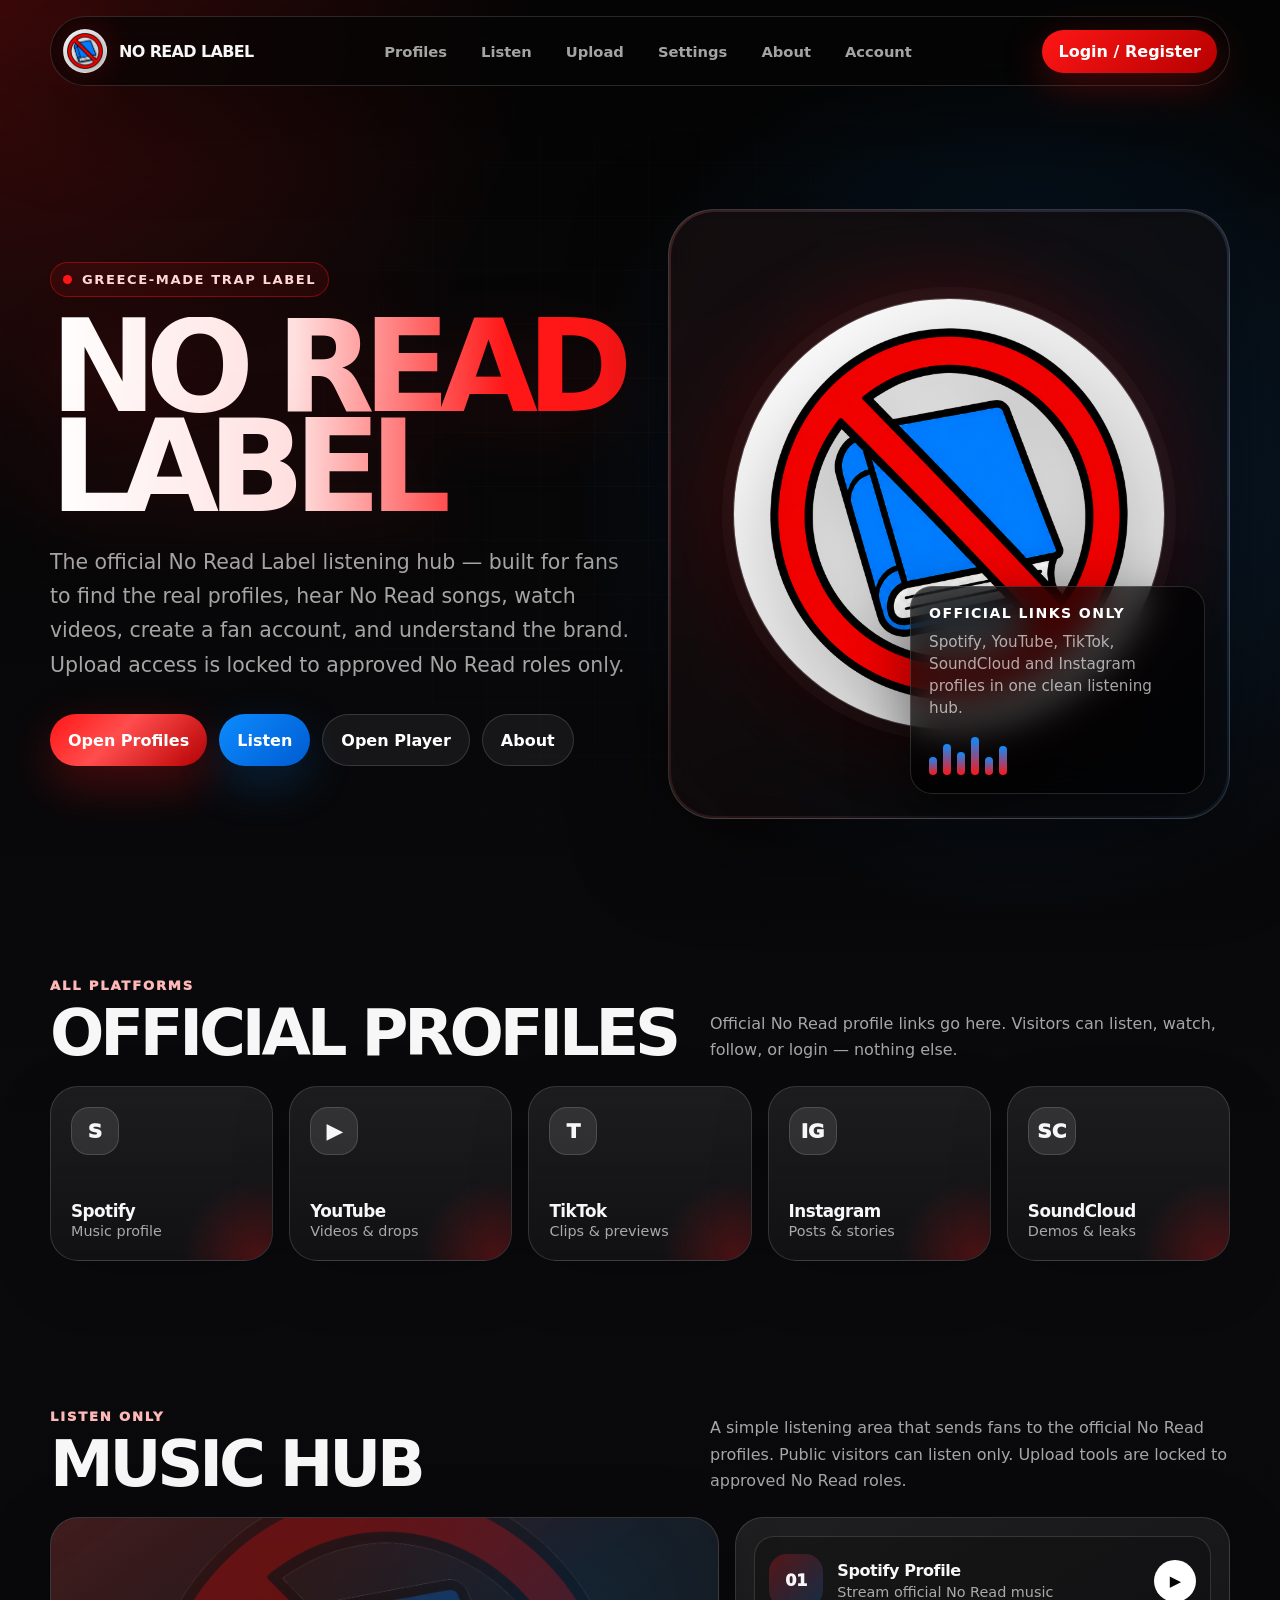
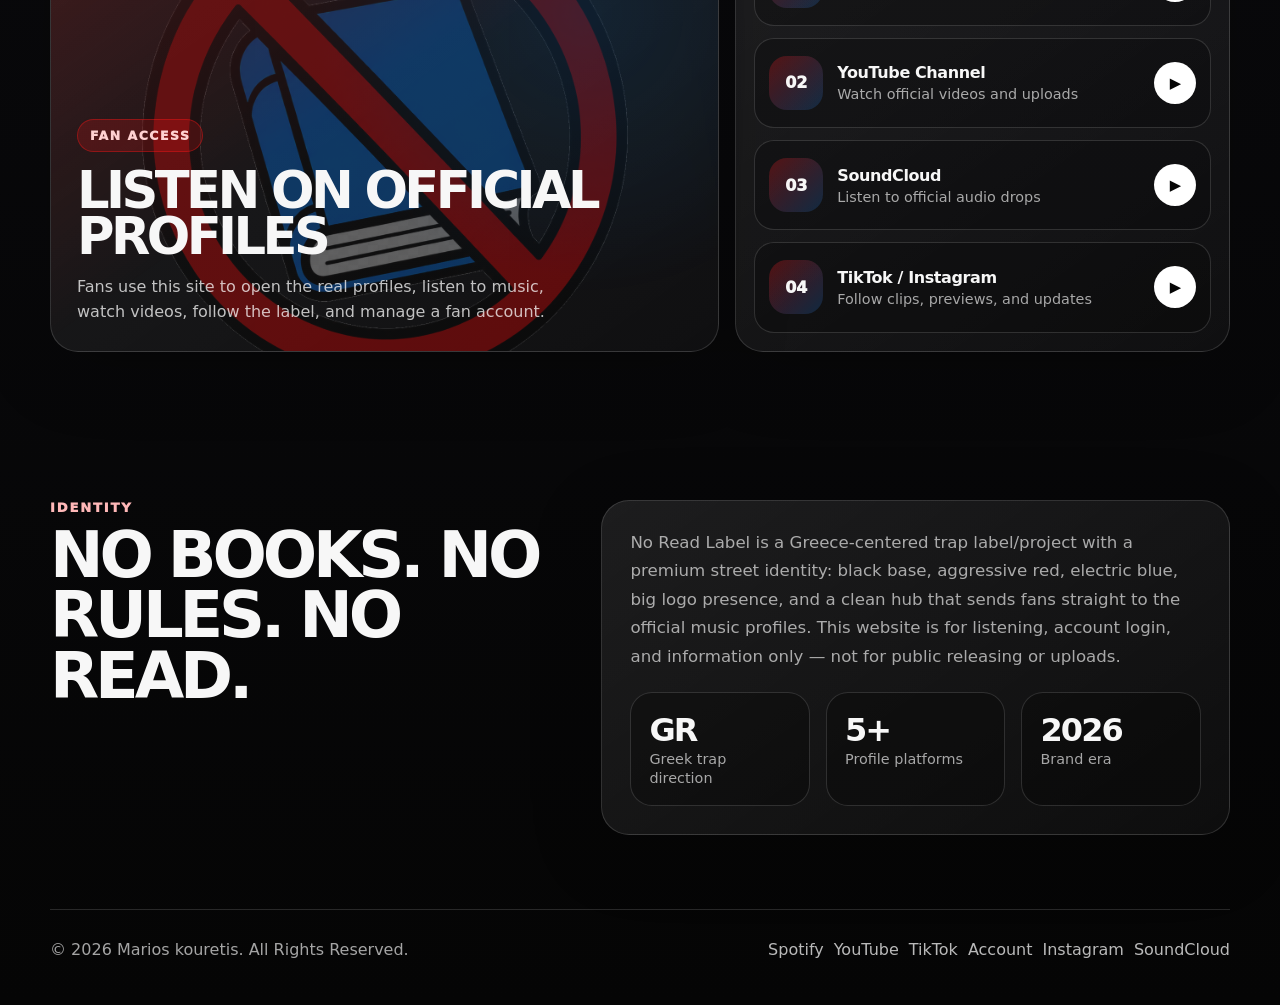
<file: index.html>
<!DOCTYPE html>
<html lang="en">
<head>
  <meta charset="UTF-8" />
  <meta name="viewport" content="width=device-width, initial-scale=1.0" />
  <title>No Read Label — Official</title>
  <meta name="description" content="No Read Label — Greek trap music label. Music, videos, listening links, about info, and fan accounts." />
  <style>
    :root {
      --bg: #050505;
      --bg-2: #0d0d10;
      --panel: rgba(255, 255, 255, 0.06);
      --panel-strong: rgba(255, 255, 255, 0.10);
      --text: #f7f7f7;
      --muted: rgba(247, 247, 247, 0.66);
      --line: rgba(255, 255, 255, 0.14);
      --red: #ff1616;
      --red-2: #b60000;
      --blue: #0c8cff;
      --blue-2: #005bd1;
      --shadow: 0 25px 90px rgba(0, 0, 0, 0.5);
      --radius: 28px;
      --max: 1180px;
    }

    * {
      box-sizing: border-box;
      margin: 0;
      padding: 0;
    }

    html {
      scroll-behavior: smooth;
    }

    body {
      min-height: 100vh;
      font-family: Inter, ui-sans-serif, system-ui, -apple-system, BlinkMacSystemFont, "Segoe UI", sans-serif;
      background:
        radial-gradient(circle at top left, rgba(255, 22, 22, 0.22), transparent 34rem),
        radial-gradient(circle at 80% 18%, rgba(12, 140, 255, 0.20), transparent 28rem),
        linear-gradient(180deg, #050505 0%, #0a0a0d 48%, #050505 100%);
      color: var(--text);
      overflow-x: hidden;
    }

    body::before {
      content: "";
      position: fixed;
      inset: 0;
      pointer-events: none;
      background:
        linear-gradient(rgba(255,255,255,0.03) 1px, transparent 1px),
        linear-gradient(90deg, rgba(255,255,255,0.03) 1px, transparent 1px);
      background-size: 54px 54px;
      mask-image: radial-gradient(circle at center, black 0%, transparent 74%);
      opacity: 0.75;
    }

    a {
      color: inherit;
      text-decoration: none;
    }

    .site-shell {
      width: min(var(--max), calc(100% - 32px));
      margin: 0 auto;
      position: relative;
      z-index: 1;
    }

    .nav {
      position: sticky;
      top: 16px;
      z-index: 30;
      display: flex;
      align-items: center;
      justify-content: space-between;
      gap: 18px;
      margin-top: 16px;
      padding: 12px;
      border: 1px solid var(--line);
      border-radius: 999px;
      background: rgba(5, 5, 5, 0.72);
      box-shadow: var(--shadow);
      backdrop-filter: blur(18px);
    }

    .brand {
      display: flex;
      align-items: center;
      gap: 12px;
      font-weight: 900;
      letter-spacing: -0.04em;
      text-transform: uppercase;
    }

    .brand-mark {
      width: 44px;
      height: 44px;
      display: grid;
      place-items: center;
      overflow: hidden;
      border-radius: 50%;
      background: linear-gradient(135deg, rgba(255,255,255,0.95), rgba(255,255,255,0.72));
      border: 1px solid rgba(255, 255, 255, 0.28);
      box-shadow: 0 0 35px rgba(255, 22, 22, 0.20);
    }

    .brand-mark img {
      width: 88%;
      height: 88%;
      object-fit: contain;
    }

    .nav-links {
      display: flex;
      align-items: center;
      gap: 6px;
    }

    .nav-links a {
      padding: 11px 14px;
      border-radius: 999px;
      color: var(--muted);
      font-size: 0.92rem;
      font-weight: 700;
      transition: 180ms ease;
    }

    .nav-links a:hover {
      color: #fff;
      background: var(--panel-strong);
    }

    .nav-cta {
      padding: 12px 16px;
      border-radius: 999px;
      background: linear-gradient(135deg, var(--red), var(--red-2));
      color: white;
      font-weight: 900;
      box-shadow: 0 12px 40px rgba(255, 22, 22, 0.27);
    }

    .hero {
      min-height: calc(100vh - 82px);
      display: grid;
      grid-template-columns: 1.02fr 0.98fr;
      align-items: center;
      gap: 34px;
      padding: 84px 0 46px;
    }

    .eyebrow {
      display: inline-flex;
      align-items: center;
      gap: 10px;
      width: fit-content;
      margin-bottom: 20px;
      padding: 9px 12px;
      border: 1px solid rgba(255, 22, 22, 0.40);
      border-radius: 999px;
      background: rgba(255, 22, 22, 0.09);
      color: #ffd8d8;
      font-size: 0.82rem;
      font-weight: 900;
      letter-spacing: 0.12em;
      text-transform: uppercase;
    }

    .pulse {
      width: 9px;
      height: 9px;
      border-radius: 50%;
      background: var(--red);
      box-shadow: 0 0 0 0 rgba(255, 22, 22, 0.65);
      animation: pulse 1.8s infinite;
    }

    @keyframes pulse {
      70% { box-shadow: 0 0 0 13px rgba(255, 22, 22, 0); }
      100% { box-shadow: 0 0 0 0 rgba(255, 22, 22, 0); }
    }

    h1 {
      font-size: clamp(4rem, 10vw, 9rem);
      line-height: 0.78;
      letter-spacing: -0.09em;
      text-transform: uppercase;
      text-wrap: balance;
    }

    .hero h1 span {
      display: block;
      background: linear-gradient(90deg, #fff, #ffdfdf 42%, #ff1717 78%);
      -webkit-background-clip: text;
      background-clip: text;
      color: transparent;
      filter: drop-shadow(0 18px 35px rgba(255, 22, 22, 0.10));
    }

    .hero-copy {
      max-width: 650px;
      margin-top: 28px;
      color: var(--muted);
      font-size: clamp(1.05rem, 2vw, 1.28rem);
      line-height: 1.68;
    }

    .hero-actions {
      display: flex;
      flex-wrap: wrap;
      gap: 12px;
      margin-top: 32px;
    }

    .btn {
      display: inline-flex;
      align-items: center;
      justify-content: center;
      gap: 10px;
      min-height: 52px;
      padding: 0 18px;
      border: 1px solid var(--line);
      border-radius: 999px;
      background: var(--panel);
      color: #fff;
      font-weight: 900;
      transition: transform 180ms ease, background 180ms ease, border 180ms ease;
    }

    .btn:hover {
      transform: translateY(-2px);
      background: var(--panel-strong);
      border-color: rgba(255, 255, 255, 0.24);
    }

    .btn.primary {
      border: 0;
      background: linear-gradient(135deg, var(--red), #ff4d4d 42%, var(--red-2));
      box-shadow: 0 18px 48px rgba(255, 22, 22, 0.28);
    }

    .btn.blue {
      border: 0;
      background: linear-gradient(135deg, var(--blue), var(--blue-2));
      box-shadow: 0 18px 48px rgba(12, 140, 255, 0.20);
    }

    .hero-card {
      position: relative;
      min-height: 610px;
      display: grid;
      place-items: center;
      padding: 28px;
      border: 1px solid var(--line);
      border-radius: calc(var(--radius) + 18px);
      background:
        linear-gradient(135deg, rgba(255,255,255,0.10), rgba(255,255,255,0.025)),
        radial-gradient(circle at 50% 35%, rgba(255, 22, 22, 0.21), transparent 25rem);
      box-shadow: var(--shadow);
      overflow: hidden;
    }

    .hero-card::before {
      content: "";
      position: absolute;
      inset: -35%;
      background: conic-gradient(from 180deg, transparent, rgba(255, 22, 22, 0.24), transparent, rgba(12, 140, 255, 0.20), transparent);
      animation: spin 11s linear infinite;
      opacity: 0.8;
    }

    .hero-card::after {
      content: "";
      position: absolute;
      inset: 2px;
      border-radius: calc(var(--radius) + 16px);
      background: rgba(8, 8, 10, 0.78);
      backdrop-filter: blur(10px);
    }

    @keyframes spin {
      to { transform: rotate(360deg); }
    }

    .logo-stage {
      position: relative;
      z-index: 2;
      width: min(430px, 84vw);
      aspect-ratio: 1;
      display: grid;
      place-items: center;
      border-radius: 50%;
      background:
        radial-gradient(circle at 30% 25%, #ffffff, #eeeeee 48%, #cfcfcf 100%);
      box-shadow:
        0 0 0 12px rgba(255,255,255,0.03),
        0 0 0 1px rgba(255,255,255,0.20),
        0 40px 100px rgba(0,0,0,0.58),
        0 0 90px rgba(255, 22, 22, 0.24);
    }

    .logo-stage img {
      width: 88%;
      height: 88%;
      object-fit: contain;
      filter: drop-shadow(0 20px 30px rgba(0,0,0,0.22));
    }

    .tag-card {
      position: absolute;
      z-index: 4;
      right: 24px;
      bottom: 24px;
      width: min(295px, calc(100% - 48px));
      padding: 18px;
      border: 1px solid var(--line);
      border-radius: 22px;
      background: rgba(0, 0, 0, 0.68);
      backdrop-filter: blur(18px);
      box-shadow: 0 18px 60px rgba(0,0,0,0.45);
    }

    .tag-card strong {
      display: block;
      font-size: 0.88rem;
      color: #fff;
      text-transform: uppercase;
      letter-spacing: 0.1em;
      margin-bottom: 10px;
    }

    .tag-card p {
      color: var(--muted);
      line-height: 1.45;
      font-size: 0.95rem;
    }

    .equalizer {
      display: flex;
      align-items: end;
      gap: 6px;
      height: 42px;
      margin-top: 14px;
    }

    .equalizer i {
      width: 8px;
      height: 18px;
      border-radius: 999px;
      background: linear-gradient(180deg, var(--blue), var(--red));
      animation: bounce 1.1s ease-in-out infinite;
    }

    .equalizer i:nth-child(2) { animation-delay: 0.1s; height: 31px; }
    .equalizer i:nth-child(3) { animation-delay: 0.2s; height: 23px; }
    .equalizer i:nth-child(4) { animation-delay: 0.3s; height: 38px; }
    .equalizer i:nth-child(5) { animation-delay: 0.4s; height: 18px; }
    .equalizer i:nth-child(6) { animation-delay: 0.5s; height: 29px; }

    @keyframes bounce {
      0%, 100% { transform: scaleY(0.45); opacity: 0.65; }
      50% { transform: scaleY(1.05); opacity: 1; }
    }

    section {
      padding: 74px 0;
    }

    .section-head {
      display: flex;
      align-items: end;
      justify-content: space-between;
      gap: 24px;
      margin-bottom: 22px;
    }

    .section-kicker {
      margin-bottom: 10px;
      color: #ffb8b8;
      font-size: 0.82rem;
      font-weight: 1000;
      letter-spacing: 0.14em;
      text-transform: uppercase;
    }

    h2 {
      font-size: clamp(2.15rem, 5vw, 4.3rem);
      line-height: 0.95;
      letter-spacing: -0.065em;
      text-transform: uppercase;
    }

    .section-sub {
      max-width: 520px;
      color: var(--muted);
      line-height: 1.65;
    }

    .grid {
      display: grid;
      gap: 16px;
    }

    .profiles {
      grid-template-columns: repeat(5, 1fr);
    }

    .profile-card {
      min-height: 175px;
      display: flex;
      flex-direction: column;
      justify-content: space-between;
      padding: 20px;
      border: 1px solid var(--line);
      border-radius: var(--radius);
      background: linear-gradient(180deg, rgba(255,255,255,0.08), rgba(255,255,255,0.03));
      box-shadow: 0 18px 60px rgba(0,0,0,0.18);
      transition: 180ms ease;
      overflow: hidden;
      position: relative;
    }

    .profile-card::after {
      content: "";
      position: absolute;
      width: 150px;
      height: 150px;
      right: -60px;
      bottom: -70px;
      border-radius: 50%;
      background: radial-gradient(circle, rgba(255, 22, 22, 0.24), transparent 70%);
    }

    .profile-card:hover {
      transform: translateY(-4px);
      border-color: rgba(255,255,255,0.30);
      background: linear-gradient(180deg, rgba(255,255,255,0.12), rgba(255,255,255,0.04));
    }

    .profile-icon {
      width: 48px;
      height: 48px;
      display: grid;
      place-items: center;
      border-radius: 18px;
      background: rgba(255,255,255,0.10);
      border: 1px solid var(--line);
      font-size: 1.25rem;
      font-weight: 1000;
    }

    .profile-card h3 {
      font-size: 1.05rem;
      letter-spacing: -0.03em;
    }

    .profile-card span {
      color: var(--muted);
      font-size: 0.9rem;
    }

    .release-grid {
      grid-template-columns: 1.15fr 0.85fr;
      align-items: stretch;
    }

    .release-main,
    .release-list,
    .about-panel,
    .booking-panel {
      border: 1px solid var(--line);
      border-radius: var(--radius);
      background: linear-gradient(145deg, rgba(255,255,255,0.09), rgba(255,255,255,0.035));
      box-shadow: 0 18px 70px rgba(0,0,0,0.22);
    }

    .release-main {
      min-height: 435px;
      display: grid;
      align-content: end;
      padding: 26px;
      overflow: hidden;
      position: relative;
    }

    .release-main::before {
      content: "";
      position: absolute;
      inset: 0;
      background:
        linear-gradient(145deg, rgba(255,22,22,0.48), transparent 48%),
        radial-gradient(circle at 80% 22%, rgba(12,140,255,0.35), transparent 18rem),
        url("assets/no-read-logo.png");
      background-repeat: no-repeat;
      background-size: cover, cover, 74%;
      background-position: center, center, center;
      opacity: 0.32;
      filter: saturate(1.12);
    }

    .release-main > * {
      position: relative;
      z-index: 1;
    }

    .release-badge {
      width: fit-content;
      padding: 8px 12px;
      border-radius: 999px;
      background: rgba(255, 22, 22, 0.18);
      border: 1px solid rgba(255, 22, 22, 0.38);
      color: #ffd1d1;
      font-size: 0.78rem;
      font-weight: 1000;
      letter-spacing: 0.12em;
      text-transform: uppercase;
      margin-bottom: 15px;
    }

    .release-main h3 {
      max-width: 560px;
      font-size: clamp(2.1rem, 4vw, 4.6rem);
      line-height: 0.9;
      letter-spacing: -0.07em;
      text-transform: uppercase;
    }

    .release-main p {
      max-width: 510px;
      margin-top: 16px;
      color: rgba(255,255,255,0.74);
      line-height: 1.55;
    }

    .release-list {
      padding: 18px;
      display: grid;
      gap: 12px;
    }

    .track {
      display: grid;
      grid-template-columns: 54px 1fr auto;
      align-items: center;
      gap: 14px;
      padding: 14px;
      border: 1px solid var(--line);
      border-radius: 20px;
      background: rgba(0,0,0,0.22);
    }

    .track-number {
      width: 54px;
      height: 54px;
      display: grid;
      place-items: center;
      border-radius: 18px;
      background: linear-gradient(135deg, rgba(255,22,22,0.28), rgba(12,140,255,0.20));
      font-weight: 1000;
    }

    .track h4 {
      font-size: 1rem;
      letter-spacing: -0.025em;
    }

    .track p {
      color: var(--muted);
      font-size: 0.9rem;
      margin-top: 4px;
    }

    .play {
      width: 42px;
      height: 42px;
      display: grid;
      place-items: center;
      border-radius: 50%;
      background: #fff;
      color: #050505;
      font-size: 0.85rem;
      font-weight: 1000;
    }

    .about-grid {
      grid-template-columns: 0.92fr 1.08fr;
    }

    .about-panel {
      padding: 28px;
    }

    .about-panel p {
      color: var(--muted);
      line-height: 1.72;
      font-size: 1.04rem;
    }

    .stats {
      grid-template-columns: repeat(3, 1fr);
      margin-top: 20px;
    }

    .stat {
      padding: 18px;
      border-radius: 22px;
      background: rgba(0,0,0,0.28);
      border: 1px solid var(--line);
    }

    .stat strong {
      display: block;
      font-size: 2rem;
      letter-spacing: -0.06em;
    }

    .stat span {
      color: var(--muted);
      font-size: 0.9rem;
    }

    .roster {
      grid-template-columns: repeat(3, 1fr);
    }

    .artist {
      min-height: 260px;
      padding: 20px;
      border: 1px solid var(--line);
      border-radius: var(--radius);
      background:
        linear-gradient(180deg, rgba(255,255,255,0.10), rgba(255,255,255,0.03)),
        radial-gradient(circle at 30% 20%, rgba(255,22,22,0.18), transparent 13rem);
      display: flex;
      flex-direction: column;
      justify-content: end;
      overflow: hidden;
      position: relative;
    }

    .artist::before {
      content: "";
      position: absolute;
      top: 18px;
      right: 18px;
      width: 82px;
      height: 82px;
      border-radius: 50%;
      background: rgba(255,255,255,0.95) url("assets/no-read-logo.png") center/78% no-repeat;
      opacity: 0.9;
    }

    .artist h3 {
      font-size: 1.55rem;
      letter-spacing: -0.045em;
    }

    .artist p {
      margin-top: 8px;
      color: var(--muted);
      line-height: 1.5;
    }

    .booking-panel {
      padding: 28px;
      display: grid;
      grid-template-columns: 1fr 1fr;
      gap: 18px;
      align-items: center;
      overflow: hidden;
      position: relative;
    }

    .booking-panel::after {
      content: "NO READ";
      position: absolute;
      right: -18px;
      bottom: -14px;
      color: rgba(255,255,255,0.035);
      font-size: clamp(4rem, 11vw, 9rem);
      font-weight: 1000;
      letter-spacing: -0.09em;
      pointer-events: none;
    }

    .booking-panel p {
      color: var(--muted);
      line-height: 1.68;
      margin-top: 14px;
    }

    .form {
      display: grid;
      gap: 12px;
      position: relative;
      z-index: 1;
    }

    input,
    textarea {
      width: 100%;
      border: 1px solid var(--line);
      border-radius: 18px;
      background: rgba(0,0,0,0.34);
      color: #fff;
      font: inherit;
      padding: 15px 16px;
      outline: none;
    }

    input:focus,
    textarea:focus {
      border-color: rgba(255,22,22,0.60);
      box-shadow: 0 0 0 4px rgba(255,22,22,0.10);
    }

    textarea {
      min-height: 120px;
      resize: vertical;
    }

    .footer {
      padding: 30px 0 46px;
      color: var(--muted);
      border-top: 1px solid var(--line);
    }

    .footer-inner {
      display: flex;
      justify-content: space-between;
      gap: 18px;
      align-items: center;
    }

    .mini-links {
      display: flex;
      flex-wrap: wrap;
      gap: 10px;
    }

    .mini-links a {
      color: rgba(255,255,255,0.72);
    }

    @media (max-width: 980px) {
      .hero,
      .release-grid,
      .about-grid,
      .booking-panel {
        grid-template-columns: 1fr;
      }

      .hero {
        padding-top: 60px;
      }

      .hero-card {
        min-height: 520px;
      }

      .profiles {
        grid-template-columns: repeat(2, 1fr);
      }

      .roster {
        grid-template-columns: 1fr;
      }
    }

    @media (max-width: 680px) {
      .site-shell {
        width: min(100% - 22px, var(--max));
      }

      .nav {
        align-items: flex-start;
        border-radius: 26px;
      }

      .nav-links {
        display: none;
      }

      .brand span {
        font-size: 0.94rem;
      }

      .hero {
        min-height: auto;
        padding: 54px 0 26px;
      }

      h1 {
        font-size: clamp(3.4rem, 17vw, 5.4rem);
      }

      .hero-card {
        min-height: 430px;
        padding: 16px;
      }

      .tag-card {
        position: relative;
        right: auto;
        bottom: auto;
        width: 100%;
        margin-top: 20px;
      }

      .logo-stage {
        width: min(315px, 80vw);
      }

      .profiles,
      .stats {
        grid-template-columns: 1fr;
      }

      .section-head {
        display: block;
      }

      .section-sub {
        margin-top: 14px;
      }

      .track {
        grid-template-columns: 48px 1fr;
      }

      .play {
        display: none;
      }

      .footer-inner {
        display: grid;
      }
    }
  </style>
</head>
<body>
  <div class="site-shell">
    <nav class="nav" aria-label="Main navigation">
      <a class="brand" href="#top">
        <span class="brand-mark"><img src="assets/no-read-logo.png" alt="No Read logo"></span>
        <span>No Read Label</span>
      </a>

      <div class="nav-links">
        <a href="#profiles">Profiles</a>
        <a href="music.html">Listen</a>
        <a href="upload.html">Upload</a>
        <a href="settings.html">Settings</a>
        <a href="#about">About</a>
        <a id="navAccountLink" href="login.html">Account</a>
      </div>

      <a id="navAuthCta" class="nav-cta" href="login.html">Login / Register</a>
    </nav>

    <main id="top">
      <section class="hero">
        <div>
          <div class="eyebrow"><span class="pulse"></span> Greece-made trap label</div>
          <h1><span>No Read</span><span>Label</span></h1>
          <p class="hero-copy">
            The official No Read Label listening hub — built for fans to find the real profiles, hear No Read songs, watch videos, create a fan account, and understand the brand. Upload access is locked to approved No Read roles only.
          </p>
          <div class="hero-actions">
            <a class="btn primary" href="#profiles">Open Profiles</a>
            <a class="btn blue" href="music.html">Listen</a>
            <a class="btn" href="music.html">Open Player</a>
            <a class="btn" href="#about">About</a>
          </div>
        </div>

        <div class="hero-card" aria-label="No Read logo showcase">
          <div class="logo-stage">
            <img src="assets/no-read-logo.png" alt="No Read logo">
          </div>

          <aside class="tag-card">
            <strong>Official links only</strong>
            <p>Spotify, YouTube, TikTok, SoundCloud and Instagram profiles in one clean listening hub.</p>
            <div class="equalizer" aria-hidden="true">
              <i></i><i></i><i></i><i></i><i></i><i></i>
            </div>
          </aside>
        </div>
      </section>

      <section id="profiles">
        <div class="section-head">
          <div>
            <div class="section-kicker">All platforms</div>
            <h2>Official Profiles</h2>
          </div>
          <p class="section-sub">Official No Read profile links go here. Visitors can listen, watch, follow, or login — nothing else.</p>
        </div>

        <div class="grid profiles">
          <a class="profile-card" href="#" aria-label="No Read on Spotify">
            <div class="profile-icon">S</div>
            <div>
              <h3>Spotify</h3>
              <span>Music profile</span>
            </div>
          </a>

          <a class="profile-card" href="https://www.youtube.com/@noreadlabel" target="_blank" rel="noopener noreferrer" aria-label="No Read on YouTube">
            <div class="profile-icon">▶</div>
            <div>
              <h3>YouTube</h3>
              <span>Videos & drops</span>
            </div>
          </a>

          <a class="profile-card" href="https://www.tiktok.com/@noreadlabel" target="_blank" rel="noopener noreferrer" aria-label="No Read on TikTok">
            <div class="profile-icon">T</div>
            <div>
              <h3>TikTok</h3>
              <span>Clips & previews</span>
            </div>
          </a>

          <a class="profile-card" href="https://www.instagram.com/noreadlabel/" target="_blank" rel="noopener noreferrer" aria-label="No Read on Instagram">
            <div class="profile-icon">IG</div>
            <div>
              <h3>Instagram</h3>
              <span>Posts & stories</span>
            </div>
          </a>

          <a class="profile-card" href="#" aria-label="No Read on SoundCloud">
            <div class="profile-icon">SC</div>
            <div>
              <h3>SoundCloud</h3>
              <span>Demos & leaks</span>
            </div>
          </a>
        </div>
      </section>

      <section id="music">
        <div class="section-head">
          <div>
            <div class="section-kicker">Listen only</div>
            <h2>Music Hub</h2>
          </div>
          <p class="section-sub">A simple listening area that sends fans to the official No Read profiles. Public visitors can listen only. Upload tools are locked to approved No Read roles.</p>
        </div>

        <div class="grid release-grid">
          <article class="release-main">
            <div class="release-badge">Fan access</div>
            <h3>Listen on official profiles</h3>
            <p>Fans use this site to open the real profiles, listen to music, watch videos, follow the label, and manage a fan account.</p>
          </article>

          <div class="release-list">
            <article class="track">
              <div class="track-number">01</div>
              <div>
                <h4>Spotify Profile</h4>
                <p>Stream official No Read music</p>
              </div>
              <span class="play">▶</span>
            </article>

            <article class="track">
              <div class="track-number">02</div>
              <div>
                <h4>YouTube Channel</h4>
                <p>Watch official videos and uploads</p>
              </div>
              <span class="play">▶</span>
            </article>

            <article class="track">
              <div class="track-number">03</div>
              <div>
                <h4>SoundCloud</h4>
                <p>Listen to official audio drops</p>
              </div>
              <span class="play">▶</span>
            </article>

            <article class="track">
              <div class="track-number">04</div>
              <div>
                <h4>TikTok / Instagram</h4>
                <p>Follow clips, previews, and updates</p>
              </div>
              <span class="play">▶</span>
            </article>
          </div>
        </div>
      </section>

      <section id="about">
        <div class="grid about-grid">
          <div>
            <div class="section-kicker">Identity</div>
            <h2>No books. No rules. No Read.</h2>
          </div>

          <article class="about-panel">
            <p>
              No Read Label is a Greece-centered trap label/project with a premium street identity: black base, aggressive red, electric blue, big logo presence, and a clean hub that sends fans straight to the official music profiles. This website is for listening, account login, and information only — not for public releasing or uploads.
            </p>

            <div class="grid stats">
              <div class="stat">
                <strong>GR</strong>
                <span>Greek trap direction</span>
              </div>
              <div class="stat">
                <strong>5+</strong>
                <span>Profile platforms</span>
              </div>
              <div class="stat">
                <strong>2026</strong>
                <span>Brand era</span>
              </div>
            </div>
          </article>
        </div>
      </section>
    </main>

    <footer class="footer">
      <div class="footer-inner">
        <p>© 2026 Marios kouretis. All Rights Reserved.</p>
        <div class="mini-links">
          <a href="#profiles">Spotify</a>
          <a href="https://www.youtube.com/@noreadlabel" target="_blank" rel="noopener noreferrer">YouTube</a>
          <a href="https://www.tiktok.com/@noreadlabel" target="_blank" rel="noopener noreferrer">TikTok</a>
          <a id="footerAccountLink" href="login.html">Account</a>
          <a href="https://www.instagram.com/noreadlabel/" target="_blank" rel="noopener noreferrer">Instagram</a>
          <a href="#profiles">SoundCloud</a>
        </div>
      </div>
    </footer>
  </div>

  <script src="auth-client.browser.js?v=20260530-1"></script>
  <script>
    (async () => {
      const accountLink = document.getElementById('navAccountLink');
      const footerAccountLink = document.getElementById('footerAccountLink');
      const cta = document.getElementById('navAuthCta');

      const applyLoggedInUi = (user) => {
        const name = window.NoReadAuth.getDisplayName() || (user && (user.username || user.name || user.email)) || 'Account';
        if (accountLink) {
          accountLink.href = 'account.html';
          accountLink.textContent = name;
        }
        if (footerAccountLink) {
          footerAccountLink.href = 'account.html';
          footerAccountLink.textContent = name;
        }
        if (cta) {
          cta.href = 'account.html';
          cta.textContent = name;
          cta.title = 'Open your No Read account';
        }
      };

      const local = await window.NoReadAuth.getSessionState({ verify: false });
      if (local.loggedIn) applyLoggedInUi(local.user);

      const live = await window.NoReadAuth.getSessionState({ verify: true });
      if (live.loggedIn) applyLoggedInUi(live.user);
    })();
  </script>
</body>
</html>
</file>
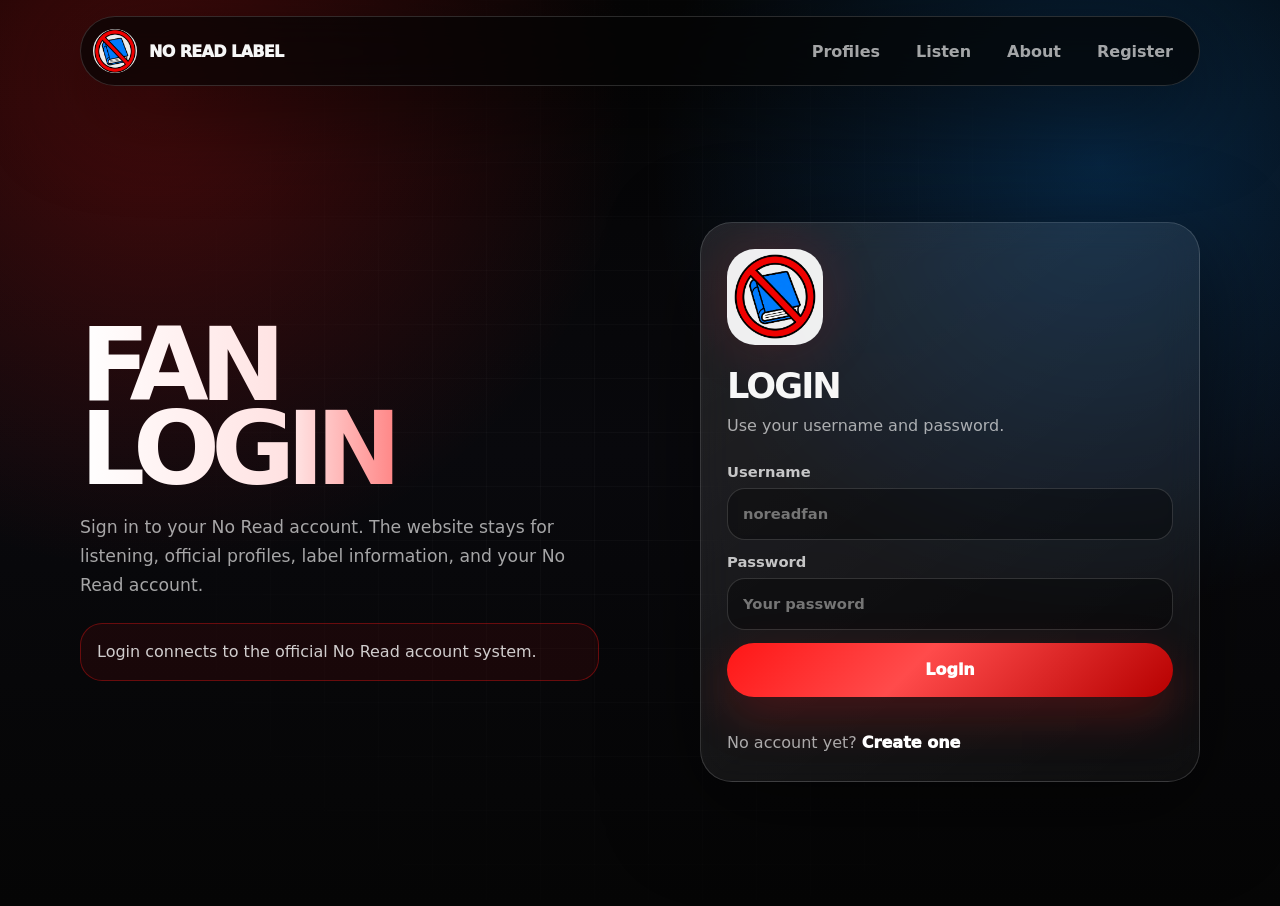
<file: account.html>
<!DOCTYPE html>
<html lang="en">
<head>
  <meta charset="UTF-8">
  <meta name="viewport" content="width=device-width, initial-scale=1.0">
  <title>No Read Label — Account</title>
  <meta name="description" content="Your No Read Label fan account.">
  <link rel="stylesheet" href="auth.css?v=20260530-1">
</head>
<body>
  <div class="shell">
    <nav class="nav">
      <a class="brand" href="index.html"><img src="assets/no-read-logo.png" alt="No Read logo"><span>No Read Label</span></a>
      <div class="nav-links">
        <a href="index.html#profiles">Profiles</a>
        <a href="index.html#music">Listen</a>
        <a href="index.html#about">About</a>
        <a id="accountNavName" href="account.html">Account</a>
      </div>
    </nav>

    <main class="auth-wrap">
      <section class="hero">
        <h1><span>Your</span><span>Account</span></h1>
        <p>This account area is for fan identity only. No Read still does not give everyone access to release/upload tools.</p>
        <div class="notice">Account status is checked securely through the official No Read account system.</div>
      </section>

      <section class="card">
        <div class="card-head">
          <div class="logo-box"><img src="assets/no-read-logo.png" alt="No Read logo"></div>
          <h2>Profile</h2>
          <p id="subtitle">Checking your session...</p>
        </div>

        <div id="message" class="message show">Checking your account...</div>

        <div class="account-content">
          <div id="userCard" class="user-card"></div>
          <a class="button secondary" href="music.html">Open music player</a><a class="button secondary" href="settings.html">Profile settings</a><a class="button secondary" id="artistPageButton" href="artist.html" style="display:none">Open artist page</a><a class="button secondary" id="ownerPanelButton" href="owner-panel.html" style="display:none">Owner panel</a>
          <button id="verifyBtn" type="button">Verify with server</button>
        <button id="logoutBtn" type="button">Logout</button>
        </div>
      </section>
    </main>
  </div>

  <script src="auth-client.browser.js?v=20260530-1"></script>
  <script>
    const message = document.getElementById('message');
    const subtitle = document.getElementById('subtitle');
    const userCard = document.getElementById('userCard');
    const logoutBtn = document.getElementById('logoutBtn');
    const verifyBtn = document.getElementById('verifyBtn');

    const showMessage = (text, type = '') => {
      message.textContent = text;
      message.className = `message show ${type}`;
    };

    const escapeHtml = (value) => String(value === undefined || value === null ? '' : value)
      .replace(/&/g, '&amp;')
      .replace(/</g, '&lt;')
      .replace(/>/g, '&gt;')
      .replace(/"/g, '&quot;')
      .replace(/'/g, '&#039;');

    const renderUser = (user, statusPayload) => {
      const safe = user && typeof user === 'object' ? user : {};
      const status = statusPayload && (statusPayload.status || statusPayload.state || statusPayload.authenticated);
      const rows = [
        ['Username', safe.username || safe.name || 'Unknown'],
        ['Email', safe.email || 'Not shown'],
        ['User ID', safe.id || safe.userId || safe._id || 'Not shown'],
        ['Role(s)', (Array.isArray(safe.roles) ? safe.roles.join(', ') : (safe.role || 'user'))],
        ['Status', status === undefined ? 'Logged in' : status]
      ];
      userCard.innerHTML = rows.map(([label, value]) => `
        <div class="user-row"><span>${escapeHtml(label)}</span><strong>${escapeHtml(value)}</strong></div>
      `).join('');
    };

    const loadAccount = async () => {
      const accountNavName = document.getElementById('accountNavName');
      const savedUser = window.NoReadAuth.getSavedUser();

      if (savedUser) {
        renderUser(savedUser, null);
        const name = window.NoReadAuth.getDisplayName() || savedUser.username || savedUser.name || 'Account';
        if (accountNavName) accountNavName.textContent = name;
        subtitle.textContent = 'Saved session found. Verifying...';
        showMessage('Checking your saved login...', '');
      }

      const state = await window.NoReadAuth.getSessionState({ verify: true });

      if (!state.loggedIn) {
        subtitle.textContent = 'You are not logged in.';
        userCard.innerHTML = '';
        showMessage('Please login first. Redirecting...', 'error');
        setTimeout(() => { window.location.href = 'login.html'; }, 700);
        return;
      }

      const user = state.user || savedUser || { username: 'Account' };
      renderUser(user, state.payload || null);
      const name = window.NoReadAuth.getDisplayName() || user.username || user.name || 'Account';
      if (accountNavName) accountNavName.textContent = name;
      const artistButton = document.getElementById('artistPageButton');
      const username = user.username || user.name;
      if (artistButton && username && window.NoReadAuth.hasAnyRole(['artist','staff','moderator','admin','owner'], user)) {
        artistButton.style.display = 'inline-flex';
        artistButton.href = `artist.html?username=${encodeURIComponent(username)}`;
      }
      const ownerButton = document.getElementById('ownerPanelButton');
      if (ownerButton && window.NoReadAuth.hasAnyRole(['admin','owner'], user)) ownerButton.style.display = 'inline-flex';
      subtitle.textContent = state.source === 'server' ? 'Server session verified.' : 'Saved login loaded.';
      showMessage(state.source === 'server' ? 'Logged in. Server session verified.' : 'Logged in from saved account data.', 'success');
    };

    const verifySession = async () => {
      verifyBtn.disabled = true;
      verifyBtn.textContent = 'Verifying...';
      try {
        const mePayload = await window.NoReadAuth.getAuthMe();
        let statusPayload = null;
        try { statusPayload = await window.NoReadAuth.getAuthStatus(); } catch (ignored) {}
        const user = window.NoReadAuth.extractAuthUser(mePayload, window.NoReadAuth.getSavedUser() || {});
        window.NoReadAuth.saveUser(user);
        renderUser(user, statusPayload);
        subtitle.textContent = 'Server session verified.';
        showMessage('Server session verified.', 'success');
      } catch (error) {
        showMessage(error && error.message ? error.message : 'Server verification failed.', 'error');
      } finally {
        verifyBtn.disabled = false;
        verifyBtn.textContent = 'Verify with server';
      }
    };

    verifyBtn.addEventListener('click', verifySession);

    logoutBtn.addEventListener('click', async () => {
      logoutBtn.disabled = true;
      logoutBtn.textContent = 'Logging out...';
      try { await window.NoReadAuth.logoutAccount(); }
      catch (ignored) { window.NoReadAuth.clearLocalSession(); }
      window.location.href = 'login.html';
    });

    loadAccount();
  </script>
</body>
</html>
</file>
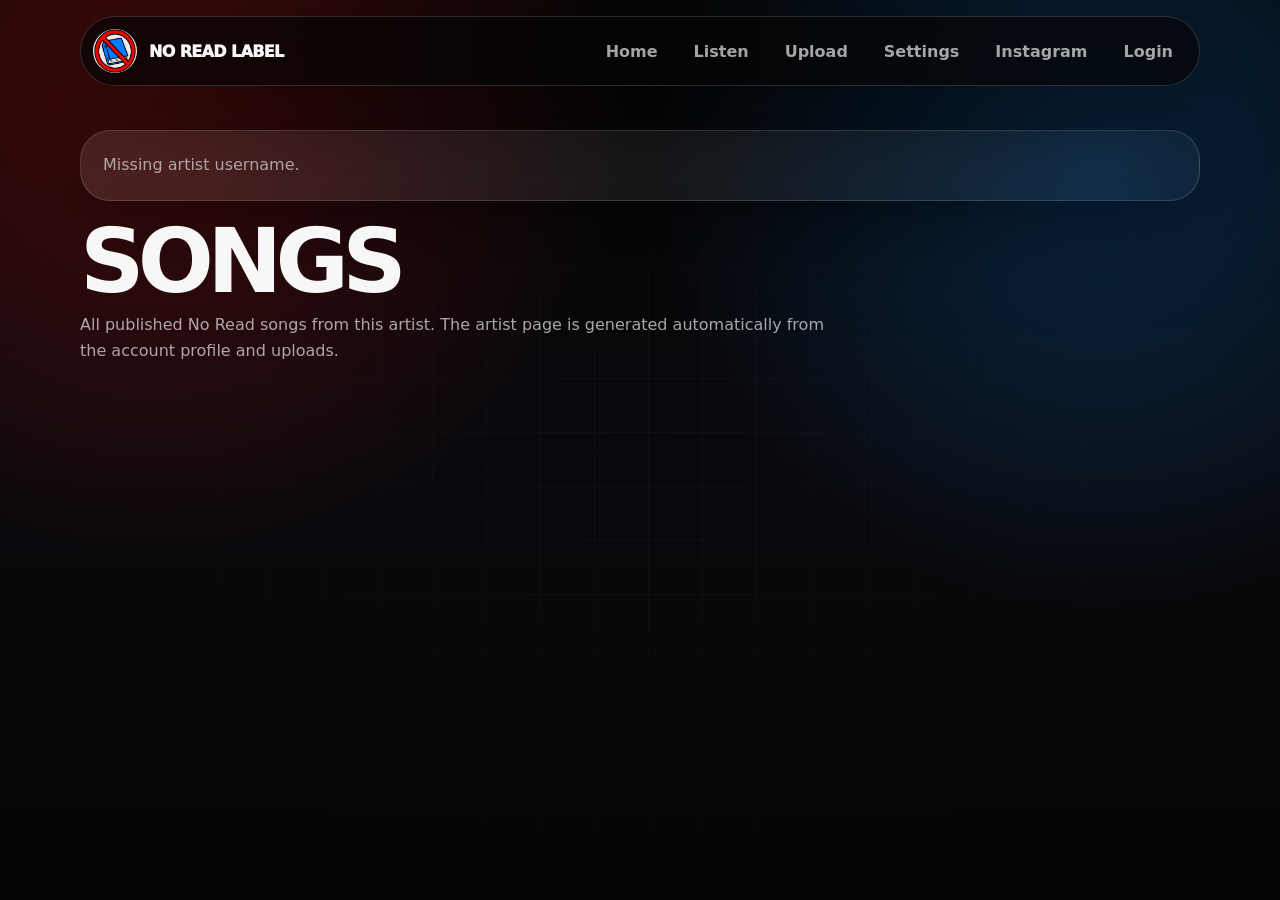
<file: artist.html>
<!DOCTYPE html>
<html lang="en">
<head>
  <meta charset="UTF-8" />
  <meta name="viewport" content="width=device-width, initial-scale=1.0" />
  <title>No Read — Artist</title>
  <link rel="stylesheet" href="auth.css?v=20260530-1" />
</head>
<body>
  <div class="shell">
    <nav class="nav">
      <a class="brand" href="index.html"><img src="assets/no-read-logo.png" alt="No Read logo"><span>No Read Label</span></a>
      <div class="nav-links">
        <a href="index.html">Home</a>
        <a href="music.html">Listen</a>
        <a href="upload.html">Upload</a>
        <a href="settings.html">Settings</a>
        <a href="https://www.instagram.com/noreadlabel/" target="_blank" rel="noopener noreferrer">Instagram</a>
        <a id="accountLink" href="login.html">Login</a>
      </div>
    </nav>
    <main class="page-wrap">
      <section id="artistHeader" class="panel"><p class="muted">Loading artist...</p></section>
      <section class="page-title"><h1>Songs</h1><p>All published No Read songs from this artist. The artist page is generated automatically from the account profile and uploads.</p></section>
      <section class="grid three" id="songsGrid"></section>
    </main>
  </div>
  <script src="auth-client.browser.js?v=20260530-1"></script>
  <script>
    const Auth = window.NoReadAuth;
    const artistHeader = document.getElementById('artistHeader');
    const songsGrid = document.getElementById('songsGrid');
    const apiUrl = (path) => /^https?:\/\//.test(path || '') || String(path || '').startsWith('data:') ? path : `${Auth.apiBaseUrl()}${path || ''}`;
    function escapeHtml(value) { return String(value ?? '').replace(/[&<>"']/g, ch => ({'&':'&amp;','<':'&lt;','>':'&gt;','"':'&quot;',"'":'&#039;'}[ch])); }
    function params() { return new URLSearchParams(location.search); }
    function cover(song) { return song.coverImageUrl || song.coverUrl || song.coverPath ? apiUrl(song.coverImageUrl || song.coverUrl || song.coverPath) : 'assets/no-read-logo.png'; }
    function renderArtist(artist) {
      const banner = artist.bannerImage || artist.bannerUrl || artist.artistBanner || artist.artistBannerUrl;
      const avatar = artist.profileImage || artist.avatarUrl || artist.artistImage || artist.artistImageUrl || 'assets/no-read-logo.png';
      const name = artist.displayName || artist.artistName || artist.username || 'No Read Artist';
      const bio = artist.bio || artist.artistBio || '';
      artistHeader.innerHTML = `
        <div class="banner">${banner ? `<img src="${escapeHtml(apiUrl(banner))}" alt="artist banner">` : ''}</div>
        <div class="profile-head">
          <img src="${escapeHtml(apiUrl(avatar))}" alt="artist avatar">
          <div>
            <h1 style="font-size:clamp(2.2rem,6vw,5rem);line-height:.88;letter-spacing:-.07em;text-transform:uppercase">${escapeHtml(name)}</h1>
            <p class="muted">@${escapeHtml(artist.username || artist.handle || '')}</p>
            <p style="margin-top:10px" class="muted">${escapeHtml(bio)}</p>
          </div>
        </div>`;
    }
    function renderSongs(songs) {
      songsGrid.innerHTML = songs.length ? songs.map(song => `
        <article class="song-card">
          <img class="song-cover" src="${escapeHtml(cover(song))}" alt="${escapeHtml(song.title)} cover">
          <div><h3>${escapeHtml(song.title || 'Untitled')}</h3><p class="muted">${escapeHtml(song.description || song.lyrics || '')}</p></div>
          <div class="song-actions"><a class="button" href="music.html">Play in listener</a></div>
        </article>`).join('') : '<article class="panel"><p class="muted">No published songs yet.</p></article>';
    }
    (async () => {
      const state = await Auth.getSessionState({ verify: true });
      if (state.loggedIn) { document.getElementById('accountLink').textContent = Auth.getDisplayName(); document.getElementById('accountLink').href = 'account.html'; }
      const username = params().get('username') || params().get('u');
      if (!username) { artistHeader.innerHTML = '<p class="muted">Missing artist username.</p>'; return; }
      try {
        const payload = await Auth.getArtist(username);
        const data = payload.data || payload;
        const artist = data.artist || data.user || data.profile || { username };
        const songs = data.songs || data.artist?.songs || [];
        renderArtist(artist);
        renderSongs(Array.isArray(songs) ? songs : []);
      } catch (error) { artistHeader.innerHTML = `<p class="muted">${escapeHtml(error.message || 'Artist not found')}</p>`; songsGrid.innerHTML = ''; }
    })();
  </script>
</body>
</html>
</file>
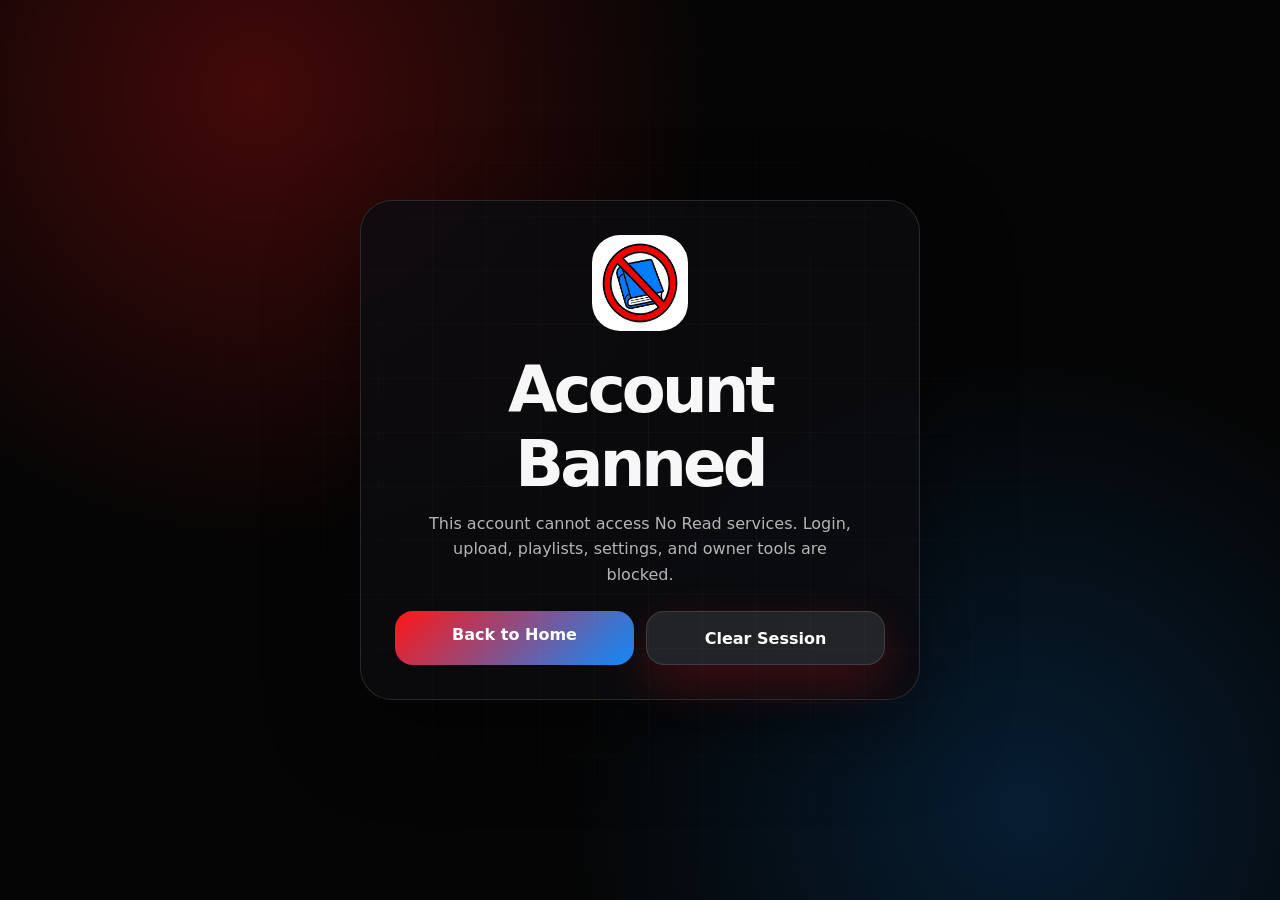
<file: banned.html>
<!DOCTYPE html>
<html lang="en">
<head>
  <meta charset="UTF-8" />
  <meta name="viewport" content="width=device-width, initial-scale=1.0" />
  <title>No Read — Account Banned</title>
  <link rel="stylesheet" href="auth.css?v=20260531-banned" />
  <style>
    .banned-page {
      min-height: 100vh;
      display: grid;
      place-items: center;
      padding: 24px;
      background:
        radial-gradient(circle at 20% 10%, rgba(255, 22, 22, .25), transparent 35%),
        radial-gradient(circle at 80% 90%, rgba(12, 140, 255, .18), transparent 35%),
        #050505;
      color: #f7f7f7;
    }
    .banned-card {
      width: min(560px, 100%);
      border: 1px solid rgba(255,255,255,.12);
      border-radius: 32px;
      padding: 34px;
      background: rgba(12,12,16,.86);
      box-shadow: 0 28px 90px rgba(0,0,0,.42);
      text-align: center;
    }
    .banned-logo {
      width: 96px;
      height: 96px;
      border-radius: 28px;
      object-fit: contain;
      background: #fff;
      padding: 8px;
      margin-bottom: 18px;
    }
    .banned-card h1 {
      font-size: clamp(36px, 8vw, 64px);
      margin: 0 0 10px;
      letter-spacing: -0.06em;
    }
    .banned-card p {
      color: rgba(247,247,247,.72);
      line-height: 1.6;
      margin: 0 auto 24px;
      max-width: 430px;
    }
    .banned-actions {
      display: grid;
      gap: 12px;
      grid-template-columns: 1fr 1fr;
    }
    .banned-actions a,
    .banned-actions button {
      border: 0;
      border-radius: 18px;
      padding: 14px 16px;
      color: #fff;
      font-weight: 900;
      cursor: pointer;
      text-decoration: none;
      background: linear-gradient(135deg, #ff1616, #0c8cff);
    }
    .banned-actions button {
      background: rgba(255,255,255,.10);
      border: 1px solid rgba(255,255,255,.12);
    }
    @media (max-width: 560px) {
      .banned-actions { grid-template-columns: 1fr; }
      .banned-card { padding: 26px; }
    }
  </style>
</head>
<body class="banned-page">
  <main class="banned-card">
    <img class="banned-logo" src="assets/no-read-logo.png" alt="No Read logo">
    <h1>Account Banned</h1>
    <p>This account cannot access No Read services. Login, upload, playlists, settings, and owner tools are blocked.</p>
    <div class="banned-actions">
      <a href="index.html">Back to Home</a>
      <button id="clearSessionButton" type="button">Clear Session</button>
    </div>
  </main>

  <script src="auth-client.browser.js?v=20260531-banned"></script>
  <script>
    document.getElementById('clearSessionButton').addEventListener('click', () => {
      if (window.NoReadAuth && typeof window.NoReadAuth.clearLocalSession === 'function') {
        window.NoReadAuth.clearLocalSession();
      }
      localStorage.removeItem('NO_READ_AUTH_TOKEN');
      localStorage.removeItem('NO_READ_AUTH_USER');
      sessionStorage.removeItem('NO_READ_BANNED_REDIRECT');
      window.location.href = 'index.html';
    });
  </script>
</body>
</html>
</file>
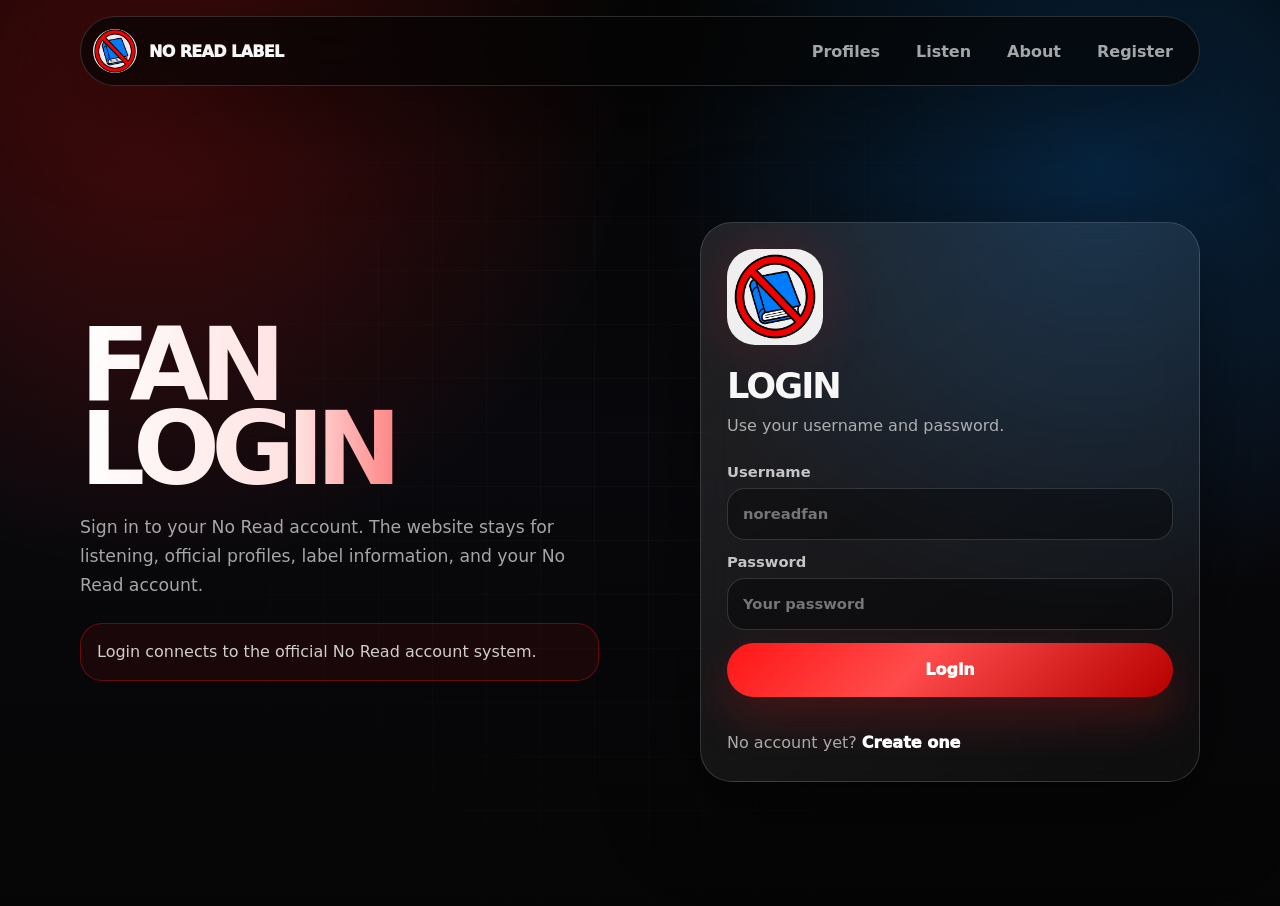
<file: login.html>
<!DOCTYPE html>
<html lang="en">
<head>
  <meta charset="UTF-8">
  <meta name="viewport" content="width=device-width, initial-scale=1.0">
  <title>No Read Label — Login</title>
  <meta name="description" content="Login to your No Read Label fan account.">
  <link rel="stylesheet" href="auth.css">
</head>
<body>
  <div class="shell">
    <nav class="nav">
      <a class="brand" href="index.html"><img src="assets/no-read-logo.png" alt="No Read logo"><span>No Read Label</span></a>
      <div class="nav-links">
        <a href="index.html#profiles">Profiles</a>
        <a href="index.html#music">Listen</a>
        <a href="index.html#about">About</a>
        <a href="register.html">Register</a>
      </div>
    </nav>

    <main class="auth-wrap">
      <section class="hero">
        <h1><span>Fan</span><span>Login</span></h1>
        <p>Sign in to your No Read account. The website stays for listening, official profiles, label information, and your No Read account.</p>
        <div class="notice">Login connects to the official No Read account system.</div>
      </section>

      <section class="card">
        <div class="card-head">
          <div class="logo-box"><img src="assets/no-read-logo.png" alt="No Read logo"></div>
          <h2>Login</h2>
          <p>Use your username and password.</p>
        </div>

        <div id="message" class="message"></div>

        <form id="loginForm">
          <label>
            Username
            <input id="username" name="username" autocomplete="username" required minlength="3" placeholder="noreadfan">
          </label>

          <label>
            Password
            <input id="password" name="password" type="password" autocomplete="current-password" required minlength="6" placeholder="Your password">
          </label>

          <button id="submitBtn" type="submit">Login</button>
        </form>

        <p class="switch">No account yet? <a href="register.html">Create one</a></p>
      </section>
    </main>
  </div>

  <script src="auth-client.browser.js?v=20260530-1"></script>
  <script>

    (async () => {
      const state = await window.NoReadAuth.getSessionState({ verify: true });
      if (state.loggedIn) {
        window.location.replace('account.html');
      }
    })();

    const form = document.getElementById('loginForm');
    const btn = document.getElementById('submitBtn');
    const message = document.getElementById('message');

    const showMessage = (text, type = '') => {
      message.textContent = text;
      message.className = `message show ${type}`;
    };

    form.addEventListener('submit', async (event) => {
      event.preventDefault();
      btn.disabled = true;
      btn.textContent = 'Logging in...';
      showMessage('Connecting to No Read accounts...', '');

      try {
        const username = document.getElementById('username').value.trim();
        const password = document.getElementById('password').value;

        const loginPayload = await window.NoReadAuth.loginAccount({ username, password });
        console.log('No Read login response:', loginPayload);

        const user = window.NoReadAuth.extractAuthUser(loginPayload, { username });
        window.NoReadAuth.saveUser(user || { username });

        showMessage('Login accepted. Opening your account...', 'success');
        setTimeout(() => { window.location.href = 'account.html'; }, 550);
      } catch (error) {
        showMessage(error && error.message ? error.message : 'Login failed.', 'error');
      } finally {
        btn.disabled = false;
        btn.textContent = 'Login';
      }
    });
  </script>
</body>
</html>
</file>
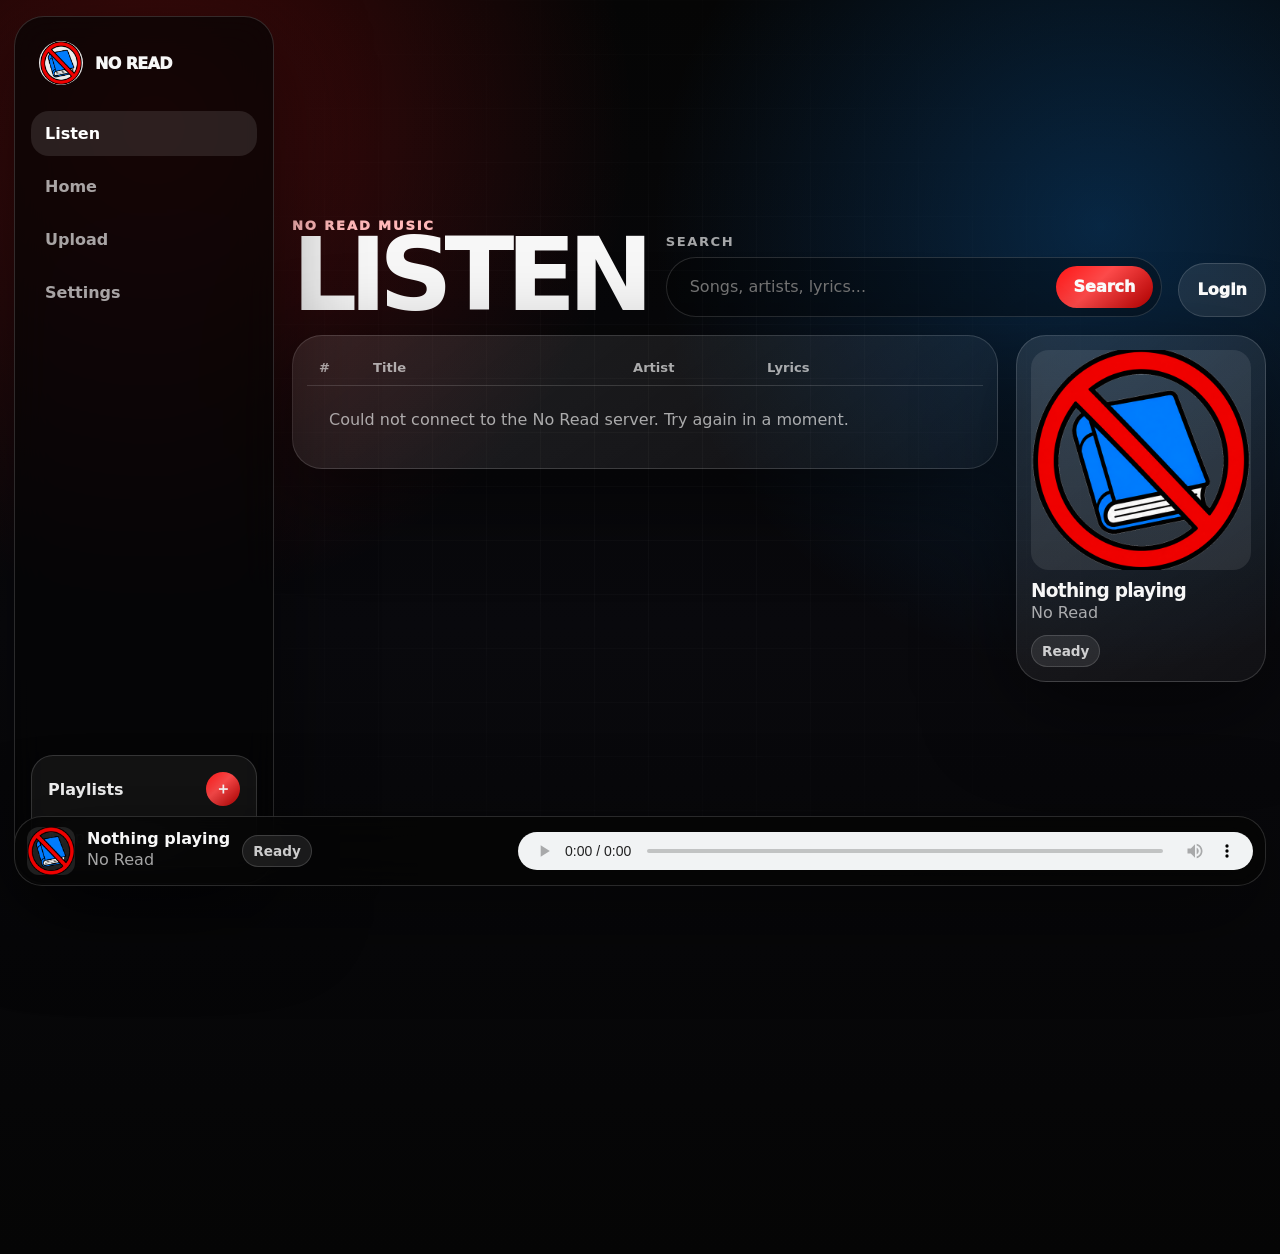
<file: music.html>
<!DOCTYPE html>
<html lang="en">
<head>
  <meta charset="UTF-8" />
  <meta name="viewport" content="width=device-width, initial-scale=1.0" />
  <title>No Read — Listen</title>
  <link rel="stylesheet" href="auth.css?v=20260530-2" />
</head>
<body class="listen-page">
  <div class="listen-shell">
    <aside class="listen-sidebar">
      <a class="brand listen-brand" href="index.html"><img src="assets/no-read-logo.png" alt="No Read logo"><span>No Read</span></a>
      <nav class="listen-menu">
        <a class="active" href="music.html">Listen</a>
        <a href="index.html">Home</a>
        <a href="upload.html">Upload</a>
        <a href="settings.html">Settings</a>
        <a id="ownerPanelLink" href="owner-panel.html" style="display:none">Owner Panel</a>
      </nav>

      <section class="sidebar-card playlist-card">
        <div class="sidebar-title-row">
          <strong>Playlists</strong>
          <button id="newPlaylistButton" class="mini-icon-button" type="button" title="Create playlist">＋</button>
        </div>
        <div id="playlistForm" class="playlist-form" style="display:none">
          <input id="playlistNameInput" placeholder="Playlist name">
          <button id="savePlaylistButton" type="button">Create</button>
        </div>
        <div id="playlistList" class="playlist-list"><p class="muted">No playlists yet.</p></div>
      </section>
    </aside>

    <main class="listen-main">
      <header class="listen-topbar music-topbar">
        <div>
          <p class="section-kicker">No Read Music</p>
          <h1>Listen</h1>
        </div>
        <div class="top-search-wrap">
          <label class="search-label" for="searchInput">Search</label>
          <div class="top-search-box">
            <input id="searchInput" placeholder="Songs, artists, lyrics...">
            <button id="searchButton" type="button">Search</button>
          </div>
        </div>
        <a id="accountLink" class="button secondary top-account" href="login.html">Login</a>
      </header>

      <section class="spotify-layout improved-listen-layout">
        <div class="panel song-table-panel">
          <div class="table-head">
            <span>#</span><span>Title</span><span>Artist</span><span>Lyrics</span><span></span><span></span>
          </div>
          <div id="songsList" class="song-list"><p class="muted empty-list">Loading songs...</p></div>
        </div>

        <aside class="panel now-card compact-now-card">
          <img id="nowCover" src="assets/no-read-logo.png" alt="Current song cover">
          <div>
            <h3 id="nowPlaying">Nothing playing</h3>
            <p id="nowArtist" class="muted">No Read</p>
          </div>
          <div class="ad-box" id="adBox"></div>
          <span class="pill" id="adStatus">Ready</span>
        </aside>
      </section>
    </main>
  </div>

  <section class="player-bar spotify-player compact-player" id="playerBar">
    <div class="player-meta compact-player-meta">
      <img id="bottomCover" class="bottom-cover" src="assets/no-read-logo.png" alt="Current song cover">
      <div class="bottom-song-text">
        <strong id="bottomNowPlaying">Nothing playing</strong>
        <p class="muted" id="bottomNowArtist">No Read</p>
      </div>
      <span class="pill" id="bottomAdStatus">Ready</span>
    </div>
    <audio id="audioPlayer" controls preload="none"></audio>
  </section>

  <script src="auth-client.browser.js?v=20260530-2"></script>
  <script>
    const Auth = window.NoReadAuth;
    const songsList = document.getElementById('songsList');
    const player = document.getElementById('audioPlayer');
    const nowPlaying = document.getElementById('nowPlaying');
    const nowArtist = document.getElementById('nowArtist');
    const bottomNowPlaying = document.getElementById('bottomNowPlaying');
    const bottomNowArtist = document.getElementById('bottomNowArtist');
    const nowCover = document.getElementById('nowCover');
    const bottomCover = document.getElementById('bottomCover');
    const adBox = document.getElementById('adBox');
    const adStatus = document.getElementById('adStatus');
    const bottomAdStatus = document.getElementById('bottomAdStatus');
    const searchInput = document.getElementById('searchInput');
    const playlistList = document.getElementById('playlistList');
    const playlistForm = document.getElementById('playlistForm');
    const playlistNameInput = document.getElementById('playlistNameInput');

    let allSongs = [];
    let playlists = [];
    let activePlaylistId = null;
    let activePlaylistSongs = [];
    let loggedIn = false;

    const apiUrl = (path) => {
      if (!path) return '';
      if (/^https?:\/\//.test(path) || String(path).startsWith('data:') || String(path).startsWith('blob:')) return path;
      return `${Auth.apiBaseUrl()}${String(path).startsWith('/') ? path : `/${path}`}`;
    };

    const songIdOf = (song) => song?.id || song?._id || song?.songId;
    const artistUsername = (song) => song?.artist?.username || song?.artistUsername || song?.uploaderUsername || song?.username || '';
    const artistName = (song) => song?.artist?.displayName || song?.artist?.artistName || song?.artist?.username || song?.artistName || song?.uploaderName || song?.displayName || 'No Read Artist';
    const songCover = (song) => apiUrl(song?.coverImageUrl || song?.coverUrl || song?.coverPath || song?.imageUrl || song?.artworkUrl || 'assets/no-read-logo.png');
    const lyricsOf = (song) => song?.lyrics || song?.description || '';
    const directAudioOf = (song) => apiUrl(song?.audioUrl || song?.audioPath || song?.fileUrl || song?.streamUrl || song?.url || '');

    function escapeHtml(value) {
      return String(value ?? '').replace(/[&<>"']/g, (ch) => ({'&':'&amp;','<':'&lt;','>':'&gt;','"':'&quot;',"'":'&#039;'}[ch]));
    }

    function playlistSongCount(playlist) {
      if (Array.isArray(playlist?.songIds)) return playlist.songIds.length;
      if (Array.isArray(playlist?.songs)) return playlist.songs.length;
      return 0;
    }

    async function loadPlaylists() {
      if (!loggedIn) {
        playlists = [];
        playlistList.innerHTML = '<p class="muted">Login to create and sync playlists.</p>';
        return;
      }

      try {
        const payload = await Auth.listPlaylists();
        const list = payload.data?.playlists || payload.playlists || payload.data || [];
        playlists = Array.isArray(list) ? list : [];
        renderPlaylists();
      } catch (error) {
        playlistList.innerHTML = `<p class="muted">${escapeHtml(error.message || 'Could not load playlists.')}</p>`;
      }
    }

    async function createPlaylist(name) {
      const clean = String(name || '').trim();
      if (!clean) return null;
      if (!loggedIn) {
        alert('Login to create and sync playlists.');
        return null;
      }

      const payload = await Auth.createPlaylist({ name: clean });
      const playlist = payload.data?.playlist || payload.playlist || payload.data || null;
      await loadPlaylists();
      return playlist;
    }

    async function deletePlaylist(playlistId) {
      if (!loggedIn) {
        alert('Login to manage playlists.');
        return;
      }

      if (!confirm('Delete this playlist?')) return;
      await Auth.deletePlaylist(playlistId);
      if (String(activePlaylistId) === String(playlistId)) {
        activePlaylistId = null;
        activePlaylistSongs = [];
        renderSongs(filterSongs(allSongs));
      }
      await loadPlaylists();
    }

    async function openPlaylist(playlistId) {
      activePlaylistId = playlistId;
      try {
        const payload = await Auth.getPlaylist(playlistId);
        const playlist = payload.data?.playlist || payload.playlist || payload.data || null;
        activePlaylistSongs = Array.isArray(playlist?.songs)
          ? playlist.songs
          : allSongs.filter((song) => (playlist?.songIds || []).some((id) => String(id) === String(songIdOf(song))));
        renderSongs(filterSongs(activePlaylistSongs));
        renderPlaylists();
      } catch (error) {
        alert(error.message || 'Could not open playlist.');
      }
    }

    async function addSongToPlaylist(song) {
      const id = songIdOf(song);
      if (!id) return;
      if (!loggedIn) {
        alert('Login to create and sync playlists.');
        return;
      }

      if (!playlists.length) {
        const name = prompt('Create playlist name:');
        if (!name) return;
        const created = await createPlaylist(name);
        if (!created) return;
        await Auth.addSongToPlaylist(created.id, id);
        await loadPlaylists();
        return;
      }

      const names = playlists.map((p, index) => `${index + 1}. ${p.name}`).join('\n');
      const choice = prompt(`Add to playlist:\n${names}\n\nType playlist number, or type a new playlist name:`);
      if (!choice) return;

      let playlist = null;
      const number = Number(choice.trim());
      if (Number.isInteger(number) && playlists[number - 1]) {
        playlist = playlists[number - 1];
      } else {
        playlist = await createPlaylist(choice.trim());
      }
      if (!playlist) return;

      await Auth.addSongToPlaylist(playlist.id, id);
      await loadPlaylists();
      if (String(activePlaylistId) === String(playlist.id)) await openPlaylist(playlist.id);
    }

    async function removeSongFromActivePlaylist(songId) {
      if (!activePlaylistId || !songId) return;
      await Auth.removeSongFromPlaylist(activePlaylistId, songId);
      await loadPlaylists();
      await openPlaylist(activePlaylistId);
    }

    function renderPlaylists() {
      if (!loggedIn) {
        playlistList.innerHTML = '<p class="muted">Login to create and sync playlists.</p>';
        return;
      }

      const showAll = '<button id="showAllSongsButton" class="playlist-item show-all" type="button">All songs</button>';
      if (!playlists.length) {
        playlistList.innerHTML = '<p class="muted">No playlists yet.</p>' + showAll;
      } else {
        playlistList.innerHTML = playlists.map((playlist) => `
          <div class="playlist-item-wrap">
            <button class="playlist-item ${String(activePlaylistId) === String(playlist.id) ? 'active' : ''}" type="button" data-playlist-id="${escapeHtml(playlist.id)}">
              <span>${escapeHtml(playlist.name || 'Playlist')}</span>
              <small>${playlistSongCount(playlist)} songs</small>
            </button>
            <button class="playlist-delete-button" type="button" data-delete-playlist="${escapeHtml(playlist.id)}" title="Delete playlist">×</button>
          </div>
        `).join('') + showAll;
      }

      playlistList.querySelectorAll('[data-playlist-id]').forEach((button) => {
        button.addEventListener('click', () => openPlaylist(button.dataset.playlistId));
      });
      playlistList.querySelectorAll('[data-delete-playlist]').forEach((button) => {
        button.addEventListener('click', (event) => {
          event.stopPropagation();
          deletePlaylist(button.dataset.deletePlaylist).catch((error) => alert(error.message || 'Could not delete playlist.'));
        });
      });
      document.getElementById('showAllSongsButton')?.addEventListener('click', () => {
        activePlaylistId = null;
        activePlaylistSongs = [];
        renderSongs(filterSongs(allSongs));
        renderPlaylists();
      });
    }

    function filterSongs(songs) {
      const q = searchInput.value.trim().toLowerCase();
      if (!q) return songs;
      return songs.filter((song) => {
        return [song.title, artistName(song), artistUsername(song), lyricsOf(song)]
          .some((value) => String(value || '').toLowerCase().includes(q));
      });
    }

    function renderSongs(songs) {
      if (!songs.length) {
        songsList.innerHTML = `<p class="muted empty-list">${activePlaylistId ? 'This playlist is empty.' : 'No songs found.'}</p>`;
        return;
      }
      songsList.innerHTML = songs.map((song, index) => {
        const id = songIdOf(song);
        const username = artistUsername(song);
        const lyrics = lyricsOf(song);
        const playlistAction = activePlaylistId
          ? `<button class="playlist-remove-button secondary" type="button" data-remove-song="${escapeHtml(id)}" title="Remove from playlist">Remove</button>`
          : `<button class="playlist-add-button secondary" type="button" data-add-song="${escapeHtml(id)}" title="Add to playlist">＋</button>`;
        return `
          <article class="song-row improved-song-row" data-song-id="${escapeHtml(id)}">
            <span class="song-index">${index + 1}</span>
            <div class="song-title-cell">
              <img src="${escapeHtml(songCover(song))}" alt="${escapeHtml(song.title || 'Song')} cover">
              <div><strong>${escapeHtml(song.title || 'Untitled')}</strong><small>${song.explicit ? 'Explicit' : 'No Read'}</small></div>
            </div>
            <div>${username ? `<a href="artist.html?username=${encodeURIComponent(username)}">${escapeHtml(artistName(song))}</a>` : escapeHtml(artistName(song))}</div>
            <button class="lyrics-toggle secondary" type="button" data-lyrics="${escapeHtml(lyrics)}">Lyrics</button>
            ${playlistAction}
            <button class="play-round" type="button" data-play-song="${escapeHtml(id)}">▶</button>
          </article>`;
      }).join('');

      songsList.querySelectorAll('[data-play-song]').forEach((button) => {
        button.addEventListener('click', (event) => {
          event.stopPropagation();
          playSong(button.dataset.playSong, songs.find(s => String(songIdOf(s)) === String(button.dataset.playSong)) || null);
        });
      });
      songsList.querySelectorAll('[data-add-song]').forEach((button) => {
        button.addEventListener('click', (event) => {
          event.stopPropagation();
          const song = songs.find(s => String(songIdOf(s)) === String(button.dataset.addSong));
          if (song) addSongToPlaylist(song).catch((error) => alert(error.message || 'Could not add song.'));
        });
      });
      songsList.querySelectorAll('[data-remove-song]').forEach((button) => {
        button.addEventListener('click', (event) => {
          event.stopPropagation();
          removeSongFromActivePlaylist(button.dataset.removeSong).catch((error) => alert(error.message || 'Could not remove song.'));
        });
      });
      songsList.querySelectorAll('.song-row').forEach((row) => {
        row.addEventListener('dblclick', () => {
          const id = row.dataset.songId;
          playSong(id, songs.find(s => String(songIdOf(s)) === String(id)) || null);
        });
      });
      songsList.querySelectorAll('[data-lyrics]').forEach((button) => {
        button.addEventListener('click', (event) => {
          event.stopPropagation();
          const text = button.dataset.lyrics || 'No lyrics were added for this song.';
          alert(text);
        });
      });
    }

    async function loadSongs() {
      songsList.innerHTML = '<p class="muted empty-list">Loading songs...</p>';
      const q = searchInput.value.trim();
      try {
        const payload = await Auth.listSongs({ q, search: q });
        const songs = payload.data?.songs || payload.songs || payload.data || [];
        allSongs = Array.isArray(songs) ? songs : [];
        activePlaylistId = null;
        activePlaylistSongs = [];
        renderSongs(filterSongs(allSongs));
        await loadPlaylists();
      } catch (error) {
        songsList.innerHTML = `<p class="muted empty-list">${escapeHtml(error.message || 'Could not load songs.')}</p>`;
      }
    }

    function setNowPlaying(song) {
      const title = song?.title || 'Nothing playing';
      const artist = song ? artistName(song) : 'No Read';
      const cover = song ? songCover(song) : 'assets/no-read-logo.png';
      nowPlaying.textContent = title;
      bottomNowPlaying.textContent = title;
      nowArtist.textContent = artist;
      bottomNowArtist.textContent = artist;
      nowCover.src = cover;
      bottomCover.src = cover;
    }

    async function unlockWithAd(songId, knownSong, payload) {
      const data = payload.data || payload;
      const song = data.song || knownSong || { id: songId, title: data.title || 'No Read song' };
      const streamNow = data.streamUrl || data.url || data.audioUrl;
      setNowPlaying(song);

      if (streamNow) {
        player.src = apiUrl(streamNow);
        adBox.classList.remove('show');
        adStatus.textContent = 'Playing';
        bottomAdStatus.textContent = 'Playing';
        await player.play().catch(() => {});
        return;
      }

      const ad = data.ad || { durationSeconds: data.adSeconds || 5, title: 'No Read' };
      const sessionId = data.playSessionId || data.sessionId || data.id;
      if (!sessionId) throw new Error('The server did not return a play session id.');

      let remaining = Math.max(1, Number(ad.durationSeconds || ad.seconds || 5));
      adBox.classList.add('show');
      adStatus.textContent = 'Ad';
      bottomAdStatus.textContent = 'Ad';
      adBox.innerHTML = `<strong>${escapeHtml(ad.title || 'No Read')}</strong><p>${escapeHtml(ad.message || 'Unlocking audio...')}</p><p><span id="countdown">${remaining}</span>s</p>`;

      const timer = setInterval(async () => {
        remaining -= 1;
        const counter = document.getElementById('countdown');
        if (counter) counter.textContent = Math.max(remaining, 0);
        if (remaining <= 0) {
          clearInterval(timer);
          adStatus.textContent = 'Unlocking';
          bottomAdStatus.textContent = 'Unlocking';
          try {
            const donePayload = await Auth.completeSongAd(sessionId);
            const done = donePayload.data || donePayload;
            const streamUrl = done.streamUrl || done.url || done.audioUrl || Auth.getStreamUrl(songId, sessionId);
            player.src = apiUrl(streamUrl);
            adBox.classList.remove('show');
            adStatus.textContent = 'Playing';
            bottomAdStatus.textContent = 'Playing';
            await player.play().catch(() => {});
          } catch (error) {
            adStatus.textContent = 'Error';
            bottomAdStatus.textContent = 'Error';
            adBox.textContent = error.message || 'Could not unlock this song.';
          }
        }
      }, 1000);
    }

    async function playSong(songId, knownSong) {
      const direct = directAudioOf(knownSong);
      try {
        player.pause();
        player.removeAttribute('src');
        player.load();
        setNowPlaying(knownSong || { title: 'Loading...', coverUrl: 'assets/no-read-logo.png' });
        adBox.classList.add('show');
        adStatus.textContent = 'Loading';
        bottomAdStatus.textContent = 'Loading';
        adBox.textContent = 'Preparing audio...';

        const payload = await Auth.startSongPlay(songId);
        await unlockWithAd(songId, knownSong, payload);
      } catch (error) {
        if (direct) {
          setNowPlaying(knownSong);
          player.src = direct;
          adBox.classList.remove('show');
          adStatus.textContent = 'Playing';
          bottomAdStatus.textContent = 'Playing';
          await player.play().catch(() => {});
          return;
        }
        adStatus.textContent = 'Error';
        bottomAdStatus.textContent = 'Error';
        adBox.classList.add('show');
        adBox.textContent = error.message || 'Could not start this song.';
      }
    }

    document.getElementById('searchButton').addEventListener('click', () => {
      activePlaylistId = null;
      activePlaylistSongs = [];
      loadSongs();
    });
    searchInput.addEventListener('input', () => {
      if (activePlaylistId) {
        renderSongs(filterSongs(activePlaylistSongs));
      } else {
        renderSongs(filterSongs(allSongs));
      }
    });
    searchInput.addEventListener('keydown', (event) => {
      if (event.key === 'Enter') loadSongs();
    });

    document.getElementById('newPlaylistButton').addEventListener('click', () => {
      if (!loggedIn) {
        alert('Login to create and sync playlists.');
        return;
      }
      playlistForm.style.display = playlistForm.style.display === 'none' ? 'grid' : 'none';
      playlistNameInput.focus();
    });
    document.getElementById('savePlaylistButton').addEventListener('click', async () => {
      try {
        const playlist = await createPlaylist(playlistNameInput.value);
        if (playlist) {
          playlistNameInput.value = '';
          playlistForm.style.display = 'none';
        }
      } catch (error) {
        alert(error.message || 'Could not create playlist.');
      }
    });

    (async () => {
      const state = await Auth.getSessionState({ verify: true });
      loggedIn = Boolean(state.loggedIn);
      if (state.loggedIn) {
        document.getElementById('accountLink').textContent = Auth.getDisplayName();
        document.getElementById('accountLink').href = 'account.html';
        if (Auth.hasAnyRole(['admin', 'owner'], state.user || Auth.getSavedUser())) {
          document.getElementById('ownerPanelLink').style.display = 'block';
        }
      }
      await loadSongs();
    })();
  </script>
</body>
</html>
</file>
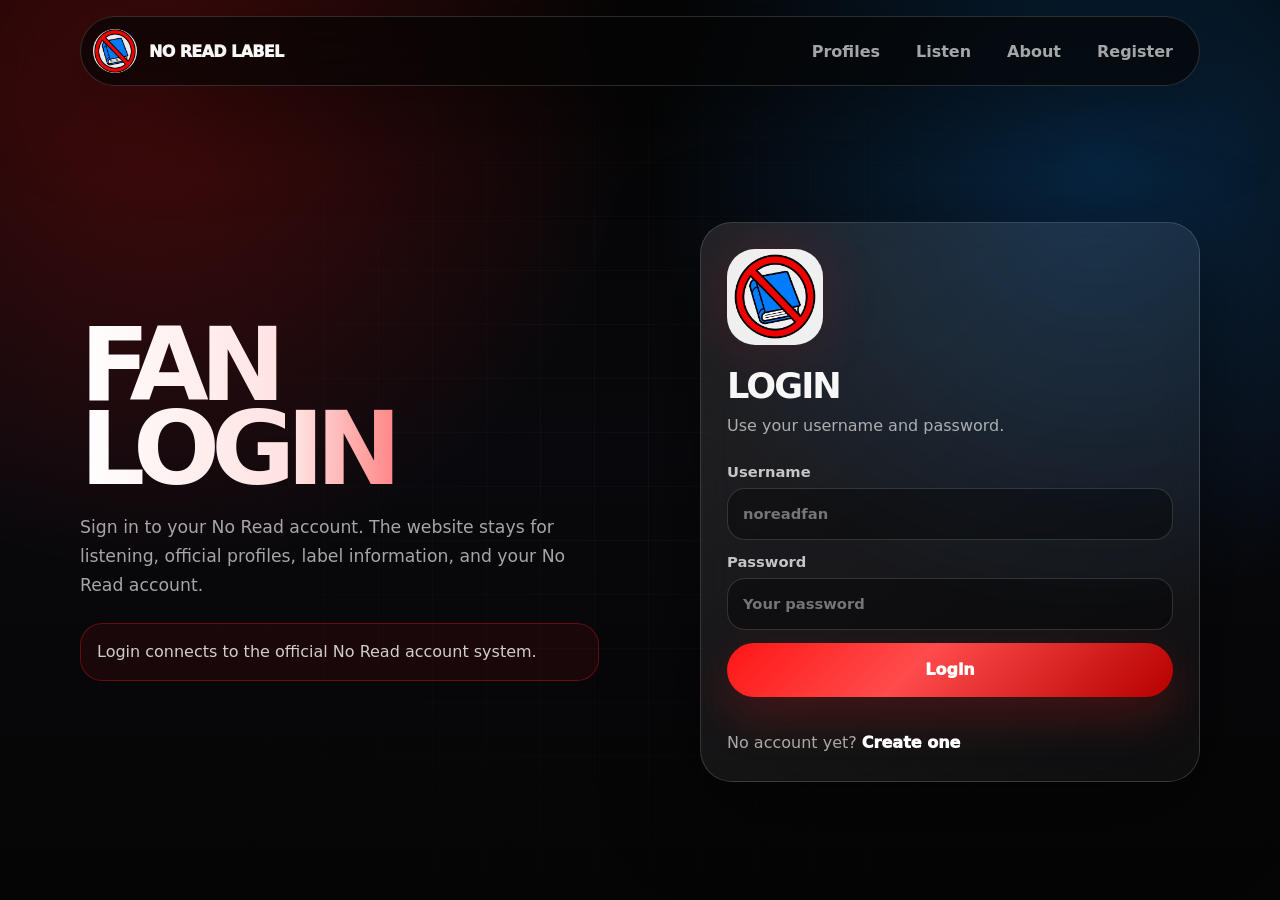
<file: owner-panel.html>
<!DOCTYPE html>
<html lang="en">
<head>
  <meta charset="UTF-8" />
  <meta name="viewport" content="width=device-width, initial-scale=1.0" />
  <title>No Read — Owner Panel</title>
  <link rel="stylesheet" href="auth.css?v=20260530-1" />
</head>
<body>
  <div class="shell">
    <nav class="nav">
      <a class="brand" href="index.html"><img src="assets/no-read-logo.png" alt="No Read logo"><span>No Read Label</span></a>
      <div class="nav-links">
        <a href="index.html">Home</a>
        <a href="music.html">Listen</a>
        <a href="upload.html">Upload</a>
        <a href="settings.html">Settings</a>
        <a href="owner-panel.html">Owner Panel</a>
        <a id="accountLink" href="login.html">Login</a>
      </div>
    </nav>

    <main class="page-wrap">
      <section class="page-title">
        <h1>Owner Panel</h1>
        <p>Admin/owner only. Take down or restore songs and ban accounts. This is separate from the listener page.</p>
      </section>

      <section class="panel" id="accessBox"><p class="muted">Checking access...</p></section>

      <section class="panel" id="ownerPanel" style="display:none">
        <h2 class="mini-title">Ban account</h2>
        <p class="muted">Current server route expects a numeric user ID. Use the account ID from the users/admin console.</p>
        <div class="grid two" style="margin-top:14px">
          <label>User ID<input id="banUserId" placeholder="Example: 12"></label>
          <label>Reason<input id="banReason" placeholder="Reason for ban"></label>
        </div>
        <button id="banButton" type="button" class="secondary" style="margin-top:12px">Ban account</button>
        <div id="adminMessage" class="message"></div>
      </section>

      <section class="panel" id="songsPanel" style="display:none">
        <div class="owner-heading"><h2 class="mini-title">Songs</h2><button id="refreshButton" type="button" class="secondary">Refresh</button></div>
        <div class="table owner-table" id="adminSongs"><p class="muted">Loading songs...</p></div>
      </section>
    </main>
  </div>

  <script src="auth-client.browser.js?v=20260530-1"></script>
  <script>
    const Auth = window.NoReadAuth;
    const accessBox = document.getElementById('accessBox');
    const ownerPanel = document.getElementById('ownerPanel');
    const songsPanel = document.getElementById('songsPanel');
    const adminSongs = document.getElementById('adminSongs');
    const adminMessage = document.getElementById('adminMessage');
    const songIdOf = (song) => song?.id || song?._id || song?.songId;
    const artistName = (song) => song.artist?.displayName || song.artist?.artistName || song.artistName || song.uploaderName || 'No Read Artist';
    function escapeHtml(value) { return String(value ?? '').replace(/[&<>"']/g, ch => ({'&':'&amp;','<':'&lt;','>':'&gt;','"':'&quot;',"'":'&#039;'}[ch])); }
    function showAdmin(text, type = 'error') { adminMessage.className = `message show ${type}`; adminMessage.textContent = text; }

    async function loadAdminSongs() {
      adminSongs.innerHTML = '<p class="muted">Loading songs...</p>';
      const payload = await Auth.adminListSongs();
      const songs = payload.data?.songs || payload.songs || payload.data || [];
      adminSongs.innerHTML = Array.isArray(songs) && songs.length ? songs.map(song => {
        const id = songIdOf(song);
        return `
          <div class="table-row owner-row">
            <strong>${escapeHtml(song.title || 'Untitled')}</strong>
            <span class="muted">${escapeHtml(artistName(song))}</span>
            <span class="pill">${escapeHtml(song.status || 'active')}</span>
            <div class="song-actions">
              <button type="button" class="secondary" data-takedown="${escapeHtml(id)}">Take down</button>
              <button type="button" class="secondary" data-restore="${escapeHtml(id)}">Restore</button>
            </div>
          </div>`;
      }).join('') : '<p class="muted">No songs found.</p>';
      adminSongs.querySelectorAll('[data-takedown]').forEach(btn => btn.addEventListener('click', () => takeDownSong(btn.dataset.takedown)));
      adminSongs.querySelectorAll('[data-restore]').forEach(btn => btn.addEventListener('click', () => restoreSong(btn.dataset.restore)));
    }

    async function takeDownSong(id) {
      const reason = prompt('Reason for taking this song down?') || 'Taken down by owner panel';
      await Auth.adminTakeDownSong(id, reason);
      showAdmin('Song taken down.', 'success');
      await loadAdminSongs();
    }
    async function restoreSong(id) {
      await Auth.adminRestoreSong(id);
      showAdmin('Song restored.', 'success');
      await loadAdminSongs();
    }
    document.getElementById('banButton').addEventListener('click', async () => {
      const id = document.getElementById('banUserId').value.trim();
      const reason = document.getElementById('banReason').value.trim() || 'Banned from owner panel';
      if (!id) return showAdmin('User ID is required.');
      if (!confirm(`Ban user ${id}?`)) return;
      try { await Auth.adminBanUser(id, reason); showAdmin('Account banned.', 'success'); }
      catch (error) { showAdmin(error.message || 'Could not ban account.'); }
    });
    document.getElementById('refreshButton').addEventListener('click', () => loadAdminSongs().catch(error => showAdmin(error.message || 'Could not load songs.')));

    (async () => {
      const state = await Auth.getSessionState({ verify: true });
      if (!state.loggedIn) { location.href = 'login.html'; return; }
      document.getElementById('accountLink').textContent = Auth.getDisplayName();
      document.getElementById('accountLink').href = 'account.html';
      if (!Auth.hasAnyRole(['admin', 'owner'], state.user || Auth.getSavedUser())) {
        accessBox.innerHTML = '<p class="muted">Only admin/owner accounts can open this page.</p>';
        return;
      }
      accessBox.style.display = 'none';
      ownerPanel.style.display = 'block';
      songsPanel.style.display = 'block';
      await loadAdminSongs();
    })().catch(error => { accessBox.innerHTML = `<p class="muted">${escapeHtml(error.message || 'Owner panel failed to load.')}</p>`; });
  </script>
</body>
</html>
</file>
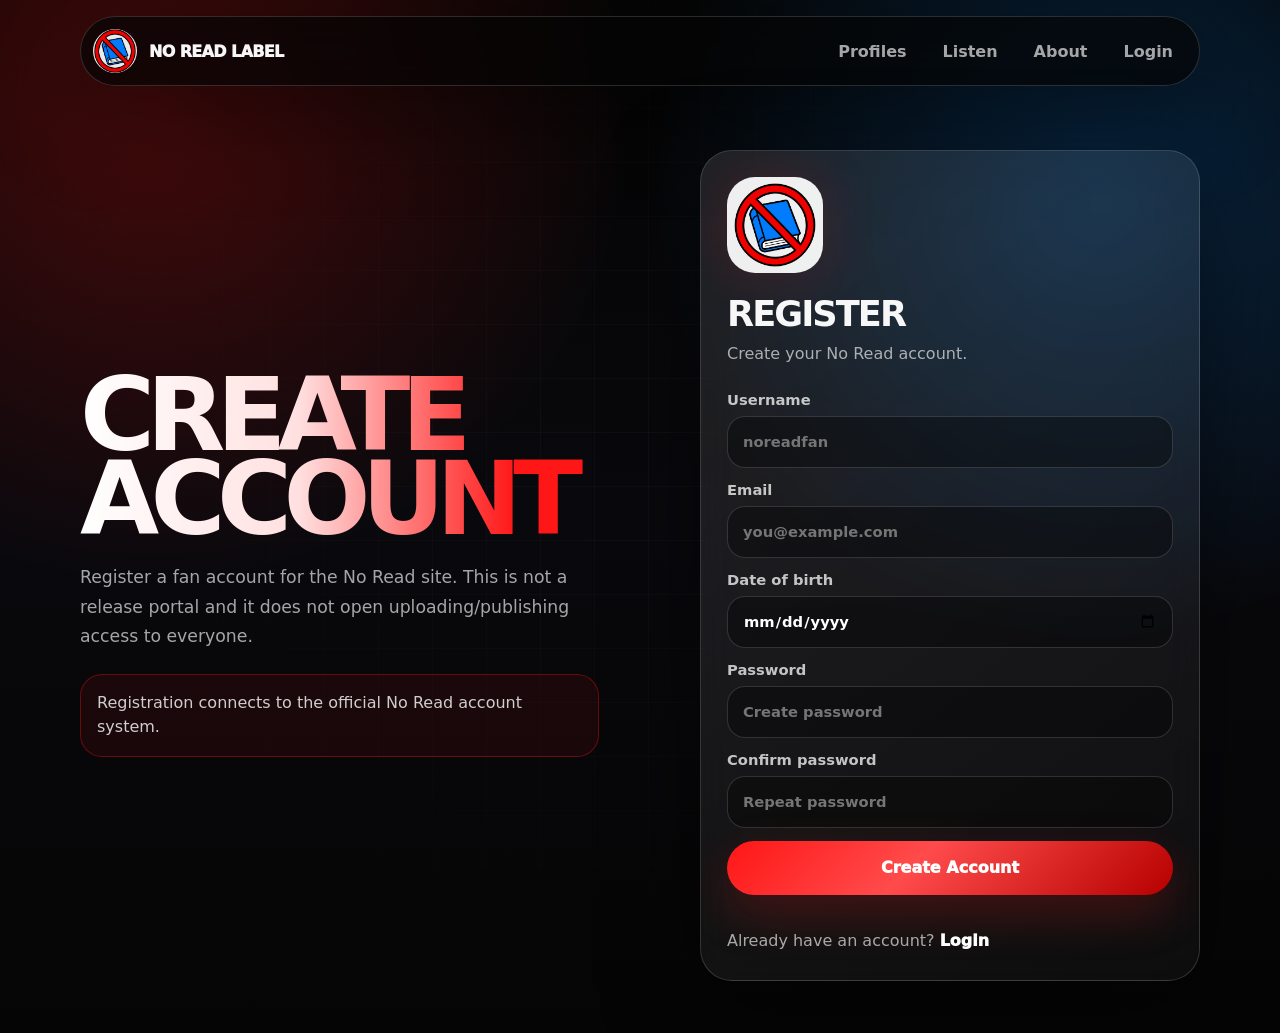
<file: register.html>
<!DOCTYPE html>
<html lang="en">
<head>
  <meta charset="UTF-8">
  <meta name="viewport" content="width=device-width, initial-scale=1.0">
  <title>No Read Label — Register</title>
  <meta name="description" content="Create a No Read Label fan account.">
  <link rel="stylesheet" href="auth.css">
</head>
<body>
  <div class="shell">
    <nav class="nav">
      <a class="brand" href="index.html"><img src="assets/no-read-logo.png" alt="No Read logo"><span>No Read Label</span></a>
      <div class="nav-links">
        <a href="index.html#profiles">Profiles</a>
        <a href="index.html#music">Listen</a>
        <a href="index.html#about">About</a>
        <a href="login.html">Login</a>
      </div>
    </nav>

    <main class="auth-wrap">
      <section class="hero">
        <h1><span>Create</span><span>Account</span></h1>
        <p>Register a fan account for the No Read site. This is not a release portal and it does not open uploading/publishing access to everyone.</p>
        <div class="notice">Registration connects to the official No Read account system.</div>
      </section>

      <section class="card">
        <div class="card-head">
          <div class="logo-box"><img src="assets/no-read-logo.png" alt="No Read logo"></div>
          <h2>Register</h2>
          <p>Create your No Read account.</p>
        </div>

        <div id="message" class="message"></div>

        <form id="registerForm">
          <label>
            Username
            <input id="username" name="username" autocomplete="username" required minlength="3" maxlength="32" placeholder="noreadfan">
          </label>

          <label>
            Email
            <input id="email" name="email" type="email" autocomplete="email" required placeholder="you@example.com">
          </label>

          <label>
            Date of birth
            <input id="dateOfBirth" name="dateOfBirth" type="date" required>
          </label>

          <label>
            Password
            <input id="password" name="password" type="password" autocomplete="new-password" required minlength="6" placeholder="Create password">
          </label>

          <label>
            Confirm password
            <input id="confirmPassword" name="confirmPassword" type="password" autocomplete="new-password" required minlength="6" placeholder="Repeat password">
          </label>

          <button id="submitBtn" type="submit">Create Account</button>
        </form>

        <p class="switch">Already have an account? <a href="login.html">Login</a></p>
      </section>
    </main>
  </div>

  <script src="auth-client.browser.js?v=20260530-1"></script>
  <script>

    (async () => {
      const state = await window.NoReadAuth.getSessionState({ verify: true });
      if (state.loggedIn) {
        window.location.replace('account.html');
      }
    })();

    const form = document.getElementById('registerForm');
    const btn = document.getElementById('submitBtn');
    const message = document.getElementById('message');

    const showMessage = (text, type = '') => {
      message.textContent = text;
      message.className = `message show ${type}`;
    };

    form.addEventListener('submit', async (event) => {
      event.preventDefault();
      btn.disabled = true;
      btn.textContent = 'Creating account...';
      showMessage('Connecting to No Read accounts...', '');

      try {
        const username = document.getElementById('username').value.trim();
        const email = document.getElementById('email').value.trim();
        const dateOfBirth = document.getElementById('dateOfBirth').value;
        const password = document.getElementById('password').value;
        const confirmPassword = document.getElementById('confirmPassword').value;

        if (password !== confirmPassword) {
          throw new Error('Passwords do not match.');
        }

        const registerPayload = await window.NoReadAuth.registerAccount({ username, password, email, dateOfBirth });

        let user = window.NoReadAuth.extractAuthUser(registerPayload, { username, email });
        try {
          const loginPayload = await window.NoReadAuth.loginAccount({ username, password });
          user = window.NoReadAuth.extractAuthUser(loginPayload, user || { username, email }) || user;
        } catch (ignored) {}
        window.NoReadAuth.saveUser(user || { username, email });

        showMessage('Account created. Opening your account...', 'success');
        setTimeout(() => { window.location.href = 'account.html'; }, 650);
      } catch (error) {
        showMessage(error && error.message ? error.message : 'Register failed.', 'error');
      } finally {
        btn.disabled = false;
        btn.textContent = 'Create Account';
      }
    });
  </script>
</body>
</html>
</file>
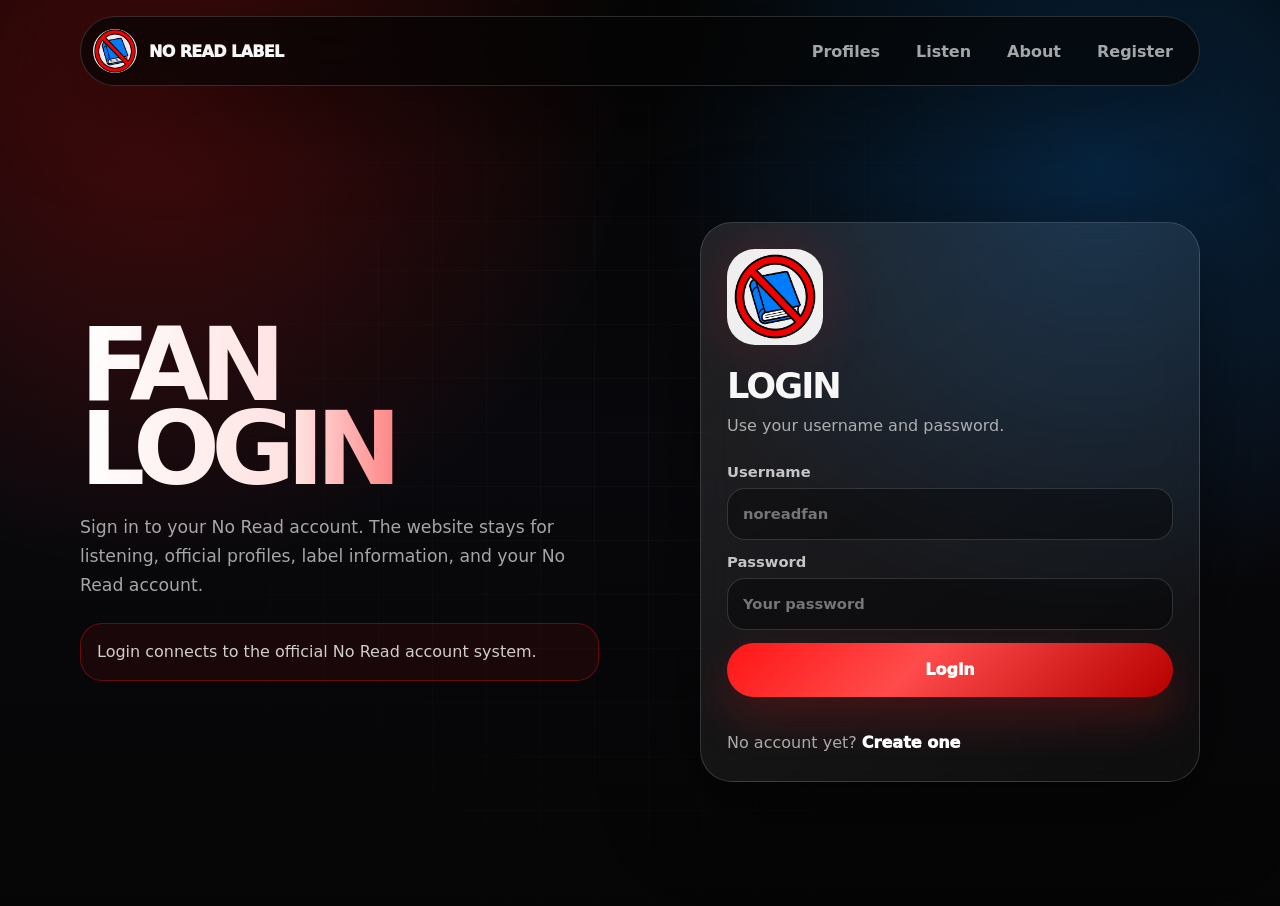
<file: settings.html>
<!DOCTYPE html>
<html lang="en">
<head>
  <meta charset="UTF-8" />
  <meta name="viewport" content="width=device-width, initial-scale=1.0" />
  <title>No Read — Settings</title>
  <link rel="stylesheet" href="auth.css?v=20260530-1" />
</head>
<body>
  <div class="shell">
    <nav class="nav">
      <a class="brand" href="index.html"><img src="assets/no-read-logo.png" alt="No Read logo"><span>No Read Label</span></a>
      <div class="nav-links">
        <a href="index.html">Home</a>
        <a href="music.html">Listen</a>
        <a href="upload.html">Upload</a>
        <a href="settings.html">Settings</a>
        <a id="ownerPanelLink" href="owner-panel.html" style="display:none">Owner Panel</a>
        <a id="accountLink" href="login.html">Login</a>
      </div>
    </nav>

    <main class="page-wrap">
      <section class="page-title"><h1>Settings</h1><p>Edit your main profile. If your role is artist/staff/admin/owner, your artist page is created automatically using this same profile name, image, banner, and bio.</p></section>
      <section class="panel" id="settingsPanel">
        <form id="settingsForm">
          <div class="grid two">
            <label>Display name<input id="displayName" maxlength="32" placeholder="No Read name"></label>
            <label>Username<input id="usernameReadonly" disabled></label>
          </div>
          <label>Bio / artist bio<textarea id="bio" maxlength="500" placeholder="Write your profile bio. This also appears on your artist page if you are an artist."></textarea></label>

          <div class="media-editor-grid">
            <div>
              <label>Profile image file<input id="profileImageFile" type="file" accept="image/png,image/jpeg,image/webp"></label>
              <p class="muted size-hint">Recommended: square image, 512×512 or bigger. After choosing a file, drag/zoom to select the area shown in your profile image.</p>
              <div id="cropper" class="cropper" style="display:none">
                <canvas id="cropCanvas" width="320" height="320"></canvas>
                <label>Zoom<input id="zoomRange" type="range" min="1" max="3" step="0.01" value="1"></label>
                <p class="muted">Drag inside the square to move the image.</p>
              </div>
            </div>
            <div>
              <label>Banner file<input id="bannerImageFile" type="file" accept="image/png,image/jpeg,image/webp"></label>
              <p class="muted size-hint">Recommended banner: 1500×500 or 3000×1000. Wide images look best.</p>
              <div class="banner-preview" id="bannerPreview"><span>No banner selected</span></div>
            </div>
          </div>

          <details class="url-details">
            <summary>Use image URLs instead</summary>
            <div class="grid two" style="margin-top:12px">
              <label>Profile image URL<input id="profileImageUrl" placeholder="https://..."></label>
              <label>Banner URL<input id="bannerImageUrl" placeholder="https://..."></label>
            </div>
          </details>

          <button id="saveButton" type="submit">Save profile</button>
        </form>
        <div id="message" class="message"></div>
      </section>
    </main>
  </div>

  <script src="auth-client.browser.js?v=20260530-1"></script>
  <script>
    const Auth = window.NoReadAuth;
    const msg = document.getElementById('message');
    const cropper = document.getElementById('cropper');
    const canvas = document.getElementById('cropCanvas');
    const ctx = canvas.getContext('2d');
    const zoomRange = document.getElementById('zoomRange');
    const bannerPreview = document.getElementById('bannerPreview');
    let cropImage = null;
    let cropScale = 1;
    let cropX = 0;
    let cropY = 0;
    let dragging = false;
    let lastX = 0;
    let lastY = 0;
    let bannerDataUrl = '';

    function showMessage(text, type = 'error') { msg.className = `message show ${type}`; msg.textContent = text; }
    function setValue(id, value) { document.getElementById(id).value = value || ''; }
    function first(...values) { return values.find((value) => value !== undefined && value !== null && value !== '') || ''; }
    function fileToDataUrl(file) { return new Promise((resolve, reject) => { if (!file) return resolve(''); const reader = new FileReader(); reader.onload = () => resolve(String(reader.result || '')); reader.onerror = () => reject(new Error('Could not read image file.')); reader.readAsDataURL(file); }); }
    function apiUrl(path) { return /^https?:\/\//.test(path || '') || String(path || '').startsWith('data:') ? path : `${Auth.apiBaseUrl()}${path || ''}`; }

    function drawCrop() {
      ctx.clearRect(0, 0, canvas.width, canvas.height);
      ctx.fillStyle = '#111'; ctx.fillRect(0, 0, canvas.width, canvas.height);
      if (!cropImage) return;
      const base = Math.max(canvas.width / cropImage.width, canvas.height / cropImage.height);
      const scale = base * cropScale;
      const w = cropImage.width * scale;
      const h = cropImage.height * scale;
      ctx.drawImage(cropImage, cropX + (canvas.width - w) / 2, cropY + (canvas.height - h) / 2, w, h);
      ctx.strokeStyle = 'rgba(255,255,255,.7)'; ctx.lineWidth = 2; ctx.strokeRect(1, 1, canvas.width - 2, canvas.height - 2);
    }
    async function loadCropImage(file) {
      const data = await fileToDataUrl(file);
      if (!data) return;
      cropImage = new Image();
      cropImage.onload = () => { cropX = 0; cropY = 0; cropScale = 1; zoomRange.value = '1'; cropper.style.display = 'grid'; drawCrop(); };
      cropImage.src = data;
    }
    canvas.addEventListener('pointerdown', (event) => { dragging = true; lastX = event.clientX; lastY = event.clientY; canvas.setPointerCapture(event.pointerId); });
    canvas.addEventListener('pointermove', (event) => { if (!dragging) return; cropX += event.clientX - lastX; cropY += event.clientY - lastY; lastX = event.clientX; lastY = event.clientY; drawCrop(); });
    canvas.addEventListener('pointerup', () => { dragging = false; });
    zoomRange.addEventListener('input', () => { cropScale = Number(zoomRange.value || 1); drawCrop(); });
    document.getElementById('profileImageFile').addEventListener('change', (event) => loadCropImage(event.target.files[0]).catch(error => showMessage(error.message)));
    document.getElementById('bannerImageFile').addEventListener('change', async (event) => {
      bannerDataUrl = await fileToDataUrl(event.target.files[0]);
      if (bannerDataUrl) bannerPreview.innerHTML = `<img src="${bannerDataUrl}" alt="banner preview">`;
      else bannerPreview.innerHTML = '<span>No banner selected</span>';
    });

    function croppedProfileDataUrl() {
      if (!cropImage) return '';
      const output = document.createElement('canvas');
      output.width = 512; output.height = 512;
      const out = output.getContext('2d');
      out.drawImage(canvas, 0, 0, 512, 512);
      return output.toDataURL('image/webp', 0.86);
    }

    async function fillProfile() {
      const payload = await Auth.getMyUserProfile();
      const data = payload.data || payload;
      const user = data.user || data.profile || Auth.getSavedUser() || {};
      setValue('displayName', first(user.displayName, user.name));
      setValue('usernameReadonly', user.username || '');
      setValue('bio', first(user.bio, user.artistBio));
      setValue('profileImageUrl', first(user.profileImage, user.avatarUrl));
      setValue('bannerImageUrl', first(user.bannerImage, user.bannerUrl));
      const banner = first(user.bannerImage, user.bannerUrl);
      if (banner) bannerPreview.innerHTML = `<img src="${apiUrl(banner)}" alt="current banner">`;
      Auth.saveUser(user);
    }

    document.getElementById('settingsForm').addEventListener('submit', async (event) => {
      event.preventDefault();
      const button = document.getElementById('saveButton');
      button.disabled = true;
      button.textContent = 'Saving...';
      try {
        const displayName = document.getElementById('displayName').value.trim();
        const bio = document.getElementById('bio').value.trim();
        const profileImage = croppedProfileDataUrl() || document.getElementById('profileImageUrl').value.trim();
        const bannerImage = bannerDataUrl || document.getElementById('bannerImageUrl').value.trim();
        const payload = { displayName, bio };
        if (profileImage) { payload.profileImage = profileImage; payload.avatarUrl = profileImage; payload.artistImage = profileImage; payload.artistImageUrl = profileImage; }
        if (bannerImage) { payload.bannerImage = bannerImage; payload.bannerUrl = bannerImage; payload.artistBanner = bannerImage; payload.artistBannerUrl = bannerImage; }
        payload.artistName = displayName;
        payload.artistBio = bio;
        const result = await Auth.updateMyUserProfile(payload);
        const data = result.data || result;
        const user = data.user || data.profile || { ...Auth.getSavedUser(), ...payload };
        Auth.saveUser(user);
        showMessage('Profile saved. Your artist page will use this same profile if your role is artist or above.', 'success');
      } catch (error) {
        showMessage(error.message || 'Could not save settings.');
      } finally {
        button.disabled = false;
        button.textContent = 'Save profile';
      }
    });

    (async () => {
      const state = await Auth.getSessionState({ verify: true });
      if (!state.loggedIn) { location.href = 'login.html'; return; }
      document.getElementById('accountLink').textContent = Auth.getDisplayName();
      document.getElementById('accountLink').href = 'account.html';
      if (Auth.hasAnyRole(['admin', 'owner'], state.user || Auth.getSavedUser())) document.getElementById('ownerPanelLink').style.display = 'inline-flex';
      await fillProfile().catch((error) => showMessage(error.message || 'Could not load profile.'));
    })();
  </script>
</body>
</html>
</file>
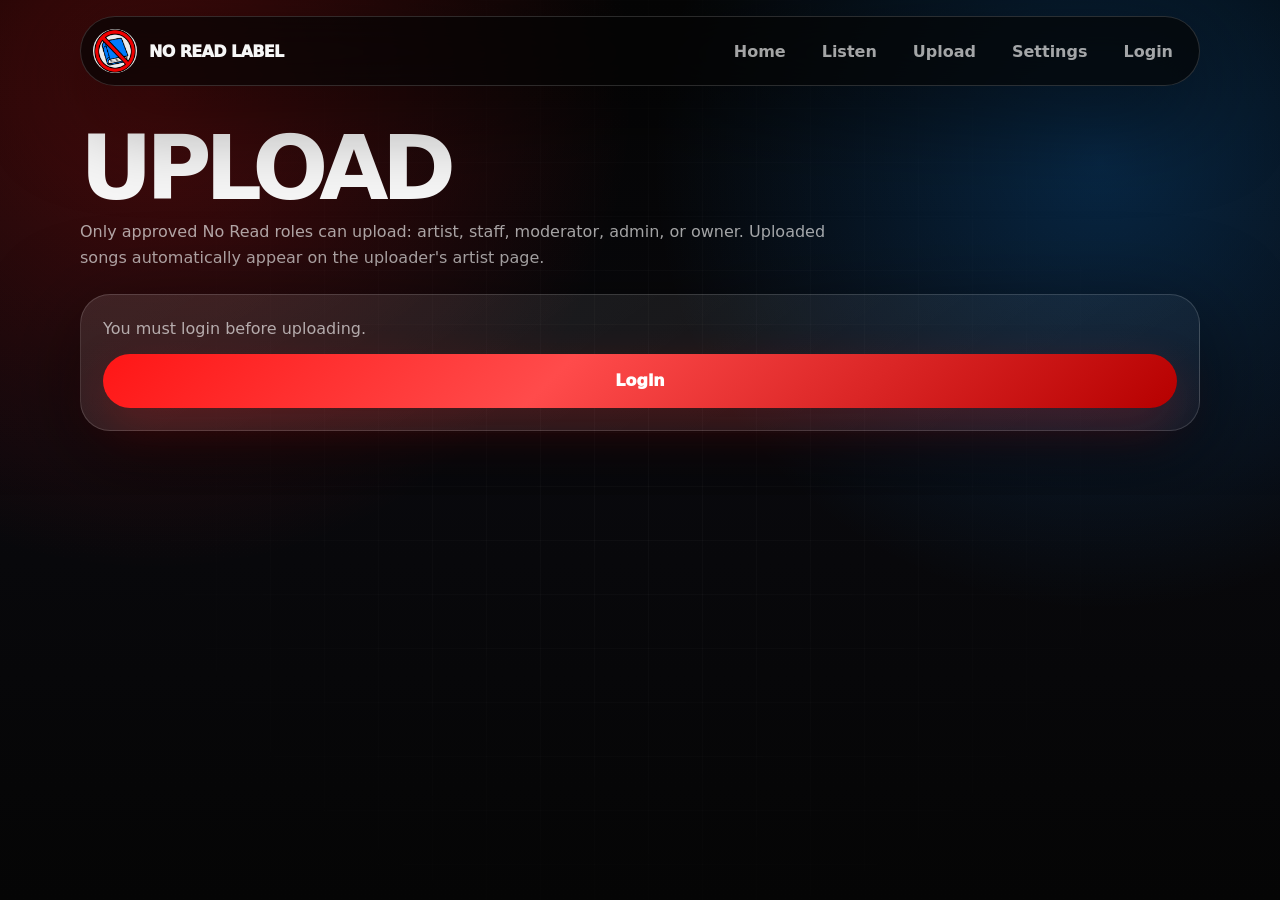
<file: upload.html>
<!DOCTYPE html>
<html lang="en">
<head>
  <meta charset="UTF-8" />
  <meta name="viewport" content="width=device-width, initial-scale=1.0" />
  <title>No Read — Upload</title>
  <link rel="stylesheet" href="auth.css?v=20260530-1" />
</head>
<body>
  <div class="shell">
    <nav class="nav">
      <a class="brand" href="index.html"><img src="assets/no-read-logo.png" alt="No Read logo"><span>No Read Label</span></a>
      <div class="nav-links">
        <a href="index.html">Home</a>
        <a href="music.html">Listen</a>
        <a href="upload.html">Upload</a>
        <a href="settings.html">Settings</a>
        <a id="ownerPanelLink" href="owner-panel.html" style="display:none">Owner Panel</a>
        <a id="accountLink" href="login.html">Login</a>
      </div>
    </nav>

    <main class="page-wrap">
      <section class="page-title">
        <h1>Upload</h1>
        <p>Only approved No Read roles can upload: artist, staff, moderator, admin, or owner. Uploaded songs automatically appear on the uploader's artist page.</p>
      </section>
      <section class="panel" id="accessBox"><p class="muted">Checking upload access...</p></section>
      <section class="panel" id="uploadPanel" style="display:none">
        <form id="uploadForm">
          <label>Song title<input id="title" maxlength="120" required placeholder="Song title"></label>
          <label>Lyrics<textarea id="lyrics" maxlength="5000" placeholder="Paste the lyrics here. This replaces the old description field."></textarea></label>
          <div class="grid two">
            <label>Audio file<input id="audioFile" type="file" accept=".mp3,.wav,audio/mpeg,audio/wav,audio/x-wav" required></label>
            <label>Cover image<input id="coverFile" type="file" accept="image/png,image/jpeg,image/webp"></label>
          </div>
          <p class="muted size-hint">Audio: MP3 or WAV, max 50 MB. Cover recommended: 3000×3000 square, PNG/JPG/WEBP.</p>
          <label class="check-row"><input id="explicit" type="checkbox"> Explicit lyrics</label>
          <button id="uploadButton" type="submit">Upload No Read song</button>
        </form>
        <div class="upload-progress" id="uploadProgress" style="display:none;margin-top:16px">
          <div style="height:12px;border-radius:999px;overflow:hidden;background:rgba(255,255,255,.1)"><div id="uploadProgressBar" style="height:100%;width:0%;background:linear-gradient(90deg,#ff1616,#0c8cff);transition:width .15s ease"></div></div>
          <p id="uploadProgressText" class="muted" style="margin-top:8px">0%</p>
        </div>
        <div id="message" class="message"></div>
      </section>
    </main>
  </div>

  <script src="auth-client.browser.js?v=20260530-1"></script>
  <script>
    const Auth = window.NoReadAuth;
    const uploadRoles = ['artist', 'staff', 'moderator', 'admin', 'owner'];
    const accessBox = document.getElementById('accessBox');
    const uploadPanel = document.getElementById('uploadPanel');
    const msg = document.getElementById('message');
    function showMessage(text, type = 'error') { msg.className = `message show ${type}`; msg.textContent = text; }
    function buildUploadBody() {
      const form = new FormData();
      form.append('title', document.getElementById('title').value.trim());
      form.append('description', document.getElementById('lyrics').value.trim());
      form.append('explicit', document.getElementById('explicit').checked ? 'true' : 'false');
      const audio = document.getElementById('audioFile').files[0];
      const cover = document.getElementById('coverFile').files[0];
      if (audio) form.append('audio', audio);
      if (cover) form.append('cover', cover);
      return form;
    }
    function setUploadProgress(percent, loaded, total) {
      const box = document.getElementById('uploadProgress');
      const bar = document.getElementById('uploadProgressBar');
      const text = document.getElementById('uploadProgressText');
      box.style.display = 'block';
      bar.style.width = `${percent}%`;
      const mbLoaded = loaded ? (loaded / 1024 / 1024).toFixed(1) : '0.0';
      const mbTotal = total ? (total / 1024 / 1024).toFixed(1) : '0.0';
      text.textContent = total ? `${percent}% — ${mbLoaded} MB / ${mbTotal} MB` : `${percent}%`;
    }
    document.getElementById('uploadForm').addEventListener('submit', async (event) => {
      event.preventDefault();
      const button = document.getElementById('uploadButton');
      button.disabled = true;
      button.textContent = 'Uploading...';
      showMessage('Uploading. Use MP3 or WAV files under 50 MB.', 'success');
      try {
        if (!document.getElementById('audioFile').files[0]) throw new Error('Choose an MP3 or WAV audio file.');
        setUploadProgress(0, 0, 0);
        const result = await Auth.uploadSong(buildUploadBody(), { timeoutMs: 5 * 60 * 1000, onProgress: setUploadProgress });
        setUploadProgress(100, 1, 1);
        const song = result.data?.song || result.song || result.data || {};
        const user = Auth.getSavedUser() || {};
        const username = song.artist?.username || song.artistUsername || user.username;
        event.target.reset();
        document.getElementById('uploadProgress').style.display = 'none';
        document.getElementById('uploadProgressBar').style.width = '0%';
        msg.className = 'message show success';
        msg.innerHTML = `Uploaded. ${username ? `<a href="artist.html?username=${encodeURIComponent(username)}">Open artist page</a> or ` : ''}<a href="music.html">listen page</a>.`;
      } catch (error) { showMessage(error.message || 'Upload failed.'); }
      finally { button.disabled = false; button.textContent = 'Upload No Read song'; }
    });
    (async () => {
      const state = await Auth.getSessionState({ verify: true });
      if (!state.loggedIn) { accessBox.innerHTML = '<p class="muted">You must login before uploading.</p><p style="margin-top:12px"><a class="button" href="login.html">Login</a></p>'; return; }
      document.getElementById('accountLink').textContent = Auth.getDisplayName();
      document.getElementById('accountLink').href = 'account.html';
      const roles = Auth.getRoleList(state.user || Auth.getSavedUser());
      if (Auth.hasAnyRole(['admin','owner'], state.user || Auth.getSavedUser())) document.getElementById('ownerPanelLink').style.display = 'inline-flex';
      if (!roles.some(role => uploadRoles.includes(role))) { accessBox.innerHTML = `<p class="muted">Your role is <strong>${roles.join(', ') || 'user'}</strong>. Upload access is only for artist/staff/moderator/admin/owner.</p>`; return; }
      accessBox.style.display = 'none';
      uploadPanel.style.display = 'block';
    })();
  </script>
</body>
</html>
</file>
<file: auth.css>
:root {
  --bg: #050505;
  --panel: rgba(255, 255, 255, 0.075);
  --panel-strong: rgba(255, 255, 255, 0.12);
  --text: #f7f7f7;
  --muted: rgba(247, 247, 247, 0.66);
  --line: rgba(255, 255, 255, 0.15);
  --red: #ff1616;
  --red-2: #b60000;
  --blue: #0c8cff;
  --blue-2: #005bd1;
  --shadow: 0 25px 90px rgba(0, 0, 0, 0.5);
}
* { box-sizing: border-box; margin: 0; padding: 0; }
html { min-height: 100%; }
body {
  min-height: 100vh;
  font-family: Inter, ui-sans-serif, system-ui, -apple-system, BlinkMacSystemFont, "Segoe UI", sans-serif;
  color: var(--text);
  background:
    radial-gradient(circle at 12% 10%, rgba(255, 22, 22, 0.25), transparent 30rem),
    radial-gradient(circle at 86% 18%, rgba(12, 140, 255, 0.24), transparent 28rem),
    linear-gradient(180deg, #050505 0%, #09090d 50%, #050505 100%);
}
body::before {
  content: "";
  position: fixed;
  inset: 0;
  pointer-events: none;
  background:
    linear-gradient(rgba(255,255,255,0.03) 1px, transparent 1px),
    linear-gradient(90deg, rgba(255,255,255,0.03) 1px, transparent 1px);
  background-size: 54px 54px;
  mask-image: radial-gradient(circle at center, black 0%, transparent 75%);
}
a { color: inherit; text-decoration: none; }
.shell { width: min(1120px, calc(100% - 28px)); margin: 0 auto; position: relative; z-index: 1; }
.nav {
  display: flex;
  align-items: center;
  justify-content: space-between;
  gap: 16px;
  margin-top: 16px;
  padding: 12px;
  border: 1px solid var(--line);
  border-radius: 999px;
  background: rgba(5, 5, 5, 0.72);
  backdrop-filter: blur(18px);
  box-shadow: var(--shadow);
}
.brand { display: flex; align-items: center; gap: 12px; font-weight: 1000; letter-spacing: -0.04em; text-transform: uppercase; }
.brand img { width: 44px; height: 44px; object-fit: contain; border-radius: 50%; background: rgba(255,255,255,0.92); }
.nav-links { display: flex; align-items: center; gap: 8px; }
.nav-links a { padding: 11px 14px; border-radius: 999px; color: var(--muted); font-weight: 800; }
.nav-links a:hover { color: #fff; background: var(--panel-strong); }
.auth-wrap { min-height: calc(100vh - 80px); display: grid; grid-template-columns: 0.95fr 1.05fr; align-items: center; gap: 28px; padding: 64px 0 52px; }
.hero h1 { font-size: clamp(3.4rem, 8vw, 7.4rem); line-height: 0.82; letter-spacing: -0.085em; text-transform: uppercase; }
.hero h1 span { display: block; background: linear-gradient(90deg, #fff, #ffe0e0 42%, #ff1616 84%); -webkit-background-clip: text; background-clip: text; color: transparent; }
.hero p { max-width: 590px; margin-top: 22px; color: var(--muted); line-height: 1.7; font-size: 1.08rem; }
.notice { margin-top: 22px; padding: 16px; border: 1px solid rgba(255, 22, 22, 0.35); border-radius: 22px; background: rgba(255, 22, 22, 0.075); color: rgba(255,255,255,0.8); line-height: 1.55; }
.card {
  width: min(500px, 100%);
  justify-self: end;
  border: 1px solid var(--line);
  border-radius: 32px;
  background: linear-gradient(145deg, rgba(255,255,255,0.10), rgba(255,255,255,0.035));
  backdrop-filter: blur(18px);
  box-shadow: var(--shadow);
  overflow: hidden;
}
.card-head { padding: 26px 26px 0; }
.logo-box { width: 96px; height: 96px; display: grid; place-items: center; border-radius: 28px; background: rgba(255,255,255,0.93); box-shadow: 0 0 55px rgba(255, 22, 22, 0.18); }
.logo-box img { width: 88%; height: 88%; object-fit: contain; }
.card h2 { margin-top: 20px; font-size: 2.2rem; letter-spacing: -0.055em; text-transform: uppercase; }
.card p { margin-top: 8px; color: var(--muted); line-height: 1.55; }
form, .account-content { display: grid; gap: 13px; padding: 24px 26px 26px; }
label { display: grid; gap: 8px; color: rgba(255,255,255,0.75); font-weight: 800; font-size: 0.92rem; }
input {
  width: 100%;
  min-height: 52px;
  border: 1px solid var(--line);
  border-radius: 18px;
  background: rgba(0,0,0,0.35);
  color: #fff;
  padding: 0 15px;
  outline: none;
  font: inherit;
}
input:focus { border-color: rgba(255, 22, 22, 0.62); box-shadow: 0 0 0 4px rgba(255, 22, 22, 0.11); }
button, .button {
  width: 100%;
  min-height: 54px;
  display: inline-flex;
  align-items: center;
  justify-content: center;
  gap: 10px;
  border: 0;
  border-radius: 999px;
  background: linear-gradient(135deg, var(--red), #ff4b4b 42%, var(--red-2));
  color: #fff;
  font: inherit;
  font-weight: 1000;
  cursor: pointer;
  box-shadow: 0 18px 48px rgba(255, 22, 22, 0.22);
}
button.secondary, .button.secondary { background: rgba(255,255,255,0.09); border: 1px solid var(--line); box-shadow: none; }
button:disabled { opacity: 0.6; cursor: not-allowed; }
.switch { padding: 0 26px 26px; color: var(--muted); line-height: 1.5; }
.switch a { color: #fff; font-weight: 1000; }
.message { display: none; margin: 0 26px 8px; padding: 14px; border-radius: 18px; border: 1px solid var(--line); background: rgba(0,0,0,0.28); color: rgba(255,255,255,0.82); line-height: 1.5; }
.message.show { display: block; }
.message.error { border-color: rgba(255,22,22,0.42); background: rgba(255,22,22,0.10); }
.message.success { border-color: rgba(12,140,255,0.42); background: rgba(12,140,255,0.10); }
.user-card { display: grid; gap: 12px; }
.user-row { display: flex; justify-content: space-between; gap: 14px; padding: 14px; border: 1px solid var(--line); border-radius: 18px; background: rgba(0,0,0,0.25); }
.user-row span { color: var(--muted); }
.user-row strong { text-align: right; overflow-wrap: anywhere; }
.server-line { margin-top: 14px; color: var(--muted); font-size: 0.9rem; overflow-wrap: anywhere; }
@media (max-width: 850px) {
  .auth-wrap { grid-template-columns: 1fr; padding-top: 42px; }
  .card { justify-self: stretch; width: 100%; }
  .nav { border-radius: 26px; align-items: flex-start; }
  .nav-links { display: grid; grid-auto-flow: column; overflow-x: auto; }
}
@media (max-width: 520px) {
  .hero h1 { font-size: clamp(3.15rem, 17vw, 4.8rem); }
  .nav-links a { padding: 10px; }
}
textarea, select {
  width: 100%;
  min-height: 52px;
  border: 1px solid var(--line);
  border-radius: 18px;
  background: rgba(0,0,0,0.35);
  color: #fff;
  padding: 14px 15px;
  outline: none;
  font: inherit;
}
textarea { min-height: 120px; resize: vertical; }
input[type="file"] { padding-top: 14px; }
.page-wrap { padding: 44px 0 64px; display: grid; gap: 22px; }
.page-title { display: grid; gap: 12px; }
.page-title h1 { font-size: clamp(2.7rem, 7vw, 6rem); line-height: .86; letter-spacing: -.075em; text-transform: uppercase; }
.page-title p { color: var(--muted); line-height: 1.65; max-width: 760px; }
.panel { border: 1px solid var(--line); border-radius: 30px; background: linear-gradient(145deg, rgba(255,255,255,.10), rgba(255,255,255,.035)); box-shadow: var(--shadow); padding: 22px; }
.grid { display: grid; gap: 16px; }
.grid.two { grid-template-columns: repeat(2, 1fr); }
.grid.three { grid-template-columns: repeat(3, 1fr); }
.song-card { display: grid; gap: 12px; padding: 16px; border: 1px solid var(--line); border-radius: 24px; background: rgba(0,0,0,.27); }
.song-cover { width: 100%; aspect-ratio: 1; border-radius: 20px; object-fit: cover; background: radial-gradient(circle at 30% 20%, rgba(255,22,22,.45), rgba(12,140,255,.20)), rgba(255,255,255,.07); }
.song-card h3 { font-size: 1.2rem; letter-spacing: -.03em; }
.song-card p, .muted { color: var(--muted); line-height: 1.55; }
.song-actions { display: flex; gap: 10px; flex-wrap: wrap; }
.song-actions button, .song-actions .button { width: auto; min-height: 44px; padding: 0 16px; }
.player-bar { position: sticky; bottom: 14px; z-index: 10; display: grid; gap: 12px; border: 1px solid var(--line); border-radius: 28px; background: rgba(5,5,5,.84); backdrop-filter: blur(18px); padding: 16px; box-shadow: var(--shadow); }
.player-meta { display: flex; justify-content: space-between; align-items: center; gap: 12px; flex-wrap: wrap; }
audio { width: 100%; }
.ad-box { display: none; border: 1px solid rgba(255,22,22,.35); border-radius: 20px; background: rgba(255,22,22,.09); padding: 14px; color: rgba(255,255,255,.86); }
.ad-box.show { display: block; }
.pill { display: inline-flex; align-items: center; gap: 8px; padding: 7px 10px; border-radius: 999px; background: rgba(255,255,255,.09); border: 1px solid var(--line); color: rgba(255,255,255,.78); font-size: .85rem; font-weight: 900; }
.banner { min-height: 210px; border-radius: 30px; background: radial-gradient(circle at 20% 20%, rgba(255,22,22,.36), transparent 25rem), radial-gradient(circle at 85% 15%, rgba(12,140,255,.3), transparent 20rem), rgba(255,255,255,.05); border: 1px solid var(--line); overflow: hidden; }
.banner img { width: 100%; height: 260px; object-fit: cover; display: block; }
.profile-head { display: flex; align-items: end; gap: 18px; margin-top: -54px; padding: 0 18px 18px; }
.profile-head img { width: 112px; height: 112px; border-radius: 32px; object-fit: cover; background: #fff; border: 4px solid #08080b; }
.admin-only { display: none; }
.admin-only.show { display: block; }
.table { display: grid; gap: 10px; }
.table-row { display: grid; grid-template-columns: 1.2fr .7fr .55fr auto; gap: 12px; align-items: center; padding: 12px; border: 1px solid var(--line); border-radius: 18px; background: rgba(0,0,0,.25); }
@media (max-width: 850px) { .grid.two, .grid.three { grid-template-columns: 1fr; } .table-row { grid-template-columns: 1fr; } .profile-head { align-items: start; flex-direction: column; } }


/* No Read 20260530 UI update */
.section-kicker { color:#ffb8b8; font-size:.82rem; font-weight:1000; letter-spacing:.14em; text-transform:uppercase; }
.mini-title { font-size: clamp(1.5rem, 4vw, 3rem); letter-spacing:-.055em; text-transform:uppercase; margin-bottom:12px; }
.listen-page { overflow-x:hidden; }
.listen-shell { width:min(1320px, calc(100% - 28px)); margin:0 auto; min-height:100vh; display:grid; grid-template-columns:260px 1fr; gap:18px; padding:16px 0 120px; position:relative; z-index:1; }
.listen-sidebar { position:sticky; top:16px; height:calc(100vh - 32px); border:1px solid var(--line); border-radius:30px; background:rgba(5,5,5,.72); backdrop-filter:blur(18px); box-shadow:var(--shadow); padding:16px; display:flex; flex-direction:column; gap:18px; }
.listen-brand { padding:8px; }
.listen-menu { display:grid; gap:8px; }
.listen-menu a { padding:13px 14px; border-radius:18px; color:var(--muted); font-weight:900; }
.listen-menu a:hover, .listen-menu a.active { background:rgba(255,255,255,.10); color:#fff; }
.sidebar-card { margin-top:auto; padding:16px; border:1px solid var(--line); border-radius:22px; background:rgba(255,255,255,.06); }
.sidebar-card p { color:var(--muted); line-height:1.5; margin-top:8px; }
.listen-main { display:grid; gap:18px; }
.listen-topbar { display:flex; align-items:center; justify-content:space-between; gap:16px; }
.listen-topbar h1 { font-size:clamp(3rem, 8vw, 6.5rem); line-height:.82; letter-spacing:-.08em; text-transform:uppercase; }
.top-account { width:auto; padding:0 18px; }
.listen-hero { display:grid; grid-template-columns:1fr minmax(260px, 420px); align-items:end; gap:18px; }
.listen-hero h2 { margin-top:14px; font-size:clamp(2rem, 4vw, 4.4rem); line-height:.94; letter-spacing:-.065em; text-transform:uppercase; }
.listen-search { display:grid; gap:12px; }
.spotify-layout { display:grid; grid-template-columns:1fr 330px; gap:18px; align-items:start; }
.song-table-panel { padding:14px; }
.table-head, .song-row { display:grid; grid-template-columns:40px minmax(220px, 1.7fr) minmax(120px, .8fr) 90px 56px; gap:14px; align-items:center; }
.table-head { color:var(--muted); font-size:.82rem; font-weight:900; padding:10px 12px; border-bottom:1px solid var(--line); }
.song-list { display:grid; }
.song-row { padding:10px 12px; border-radius:16px; }
.song-row:hover { background:rgba(255,255,255,.075); }
.song-index { color:var(--muted); font-weight:900; }
.song-title-cell { display:flex; align-items:center; gap:12px; min-width:0; }
.song-title-cell img { width:52px; height:52px; border-radius:12px; object-fit:cover; background:rgba(255,255,255,.10); }
.song-title-cell small { display:block; color:var(--muted); margin-top:3px; }
.play-round { width:44px; min-height:44px; border-radius:50%; padding:0; }
.lyrics-toggle { width:auto; min-height:40px; padding:0 12px; }
.now-card { position:sticky; top:16px; display:grid; gap:12px; }
.now-card img { width:100%; aspect-ratio:1; object-fit:cover; border-radius:24px; background:rgba(255,255,255,.09); }
.now-card h3 { font-size:1.5rem; letter-spacing:-.04em; }
.spotify-player { position:fixed; left:50%; transform:translateX(-50%); width:min(1320px, calc(100% - 28px)); bottom:14px; }
.empty-list { padding:22px; }
.owner-heading { display:flex; align-items:center; justify-content:space-between; gap:12px; }
.owner-heading button { width:auto; padding:0 18px; }
.owner-row { grid-template-columns:1fr .7fr .4fr auto; }
.media-editor-grid { display:grid; grid-template-columns:1fr 1fr; gap:18px; }
.size-hint { font-size:.88rem; margin-top:8px; }
.cropper { gap:12px; margin-top:12px; }
.cropper canvas { width:320px; max-width:100%; aspect-ratio:1; border-radius:22px; border:1px solid var(--line); background:#111; cursor:grab; touch-action:none; }
.cropper canvas:active { cursor:grabbing; }
.banner-preview { min-height:148px; border:1px dashed rgba(255,255,255,.26); border-radius:22px; display:grid; place-items:center; color:var(--muted); overflow:hidden; background:rgba(0,0,0,.22); margin-top:12px; }
.banner-preview img { width:100%; height:180px; object-fit:cover; display:block; }
.url-details { border:1px solid var(--line); border-radius:20px; padding:14px; background:rgba(0,0,0,.18); }
.url-details summary { cursor:pointer; font-weight:900; color:rgba(255,255,255,.82); }
.check-row { display:flex; align-items:center; gap:10px; }
.check-row input { width:auto; min-height:auto; }
@media (max-width:1000px) { .listen-shell, .spotify-layout, .listen-hero, .media-editor-grid { grid-template-columns:1fr; } .listen-sidebar { position:relative; height:auto; } .listen-menu { grid-template-columns:repeat(3,1fr); } .now-card { position:relative; top:auto; } .table-head { display:none; } .song-row { grid-template-columns:32px 1fr 54px; } .song-row > div:nth-of-type(2), .lyrics-toggle { display:none; } }
@media (max-width:600px) { .listen-menu { grid-template-columns:1fr 1fr; } .spotify-player { bottom:8px; width:calc(100% - 16px); } .owner-row { grid-template-columns:1fr; } }

/* No Read 20260530-2 listening + playlist cleanup */
html, body { min-height: 100%; overflow-y: auto; }
.listen-page { padding-bottom: 150px; }
.listen-shell { padding-bottom: 220px; }
.music-topbar { align-items: end; display:grid; grid-template-columns: minmax(220px, .72fr) minmax(280px, 1fr) auto; }
.top-search-wrap { display:grid; gap:8px; min-width:0; }
.search-label { color:var(--muted); font-size:.82rem; text-transform:uppercase; letter-spacing:.12em; }
.top-search-box { display:grid; grid-template-columns:1fr auto; gap:10px; padding:8px; border:1px solid var(--line); border-radius:999px; background:rgba(0,0,0,.30); }
.top-search-box input { min-height:42px; border:0; background:transparent; box-shadow:none; }
.top-search-box button { width:auto; min-height:42px; padding:0 18px; box-shadow:none; }
.improved-listen-layout { grid-template-columns: minmax(0, 1fr) 250px; }
.compact-now-card { padding:14px; gap:10px; align-self:start; }
.compact-now-card img { border-radius:18px; }
.compact-now-card h3 { font-size:1.16rem; }
.compact-now-card .pill { width:max-content; }
.table-head, .improved-song-row { grid-template-columns:40px minmax(220px, 1.7fr) minmax(120px,.75fr) 82px 44px 50px; }
.playlist-add-button { width:40px; min-height:40px; border-radius:50%; padding:0; box-shadow:none; }
.compact-player { min-height:auto; padding:10px 12px; grid-template-columns: minmax(260px, .65fr) 1fr; align-items:center; gap:14px; }
.compact-player audio { height:38px; }
.compact-player-meta { justify-content:start; flex-wrap:nowrap; min-width:0; }
.bottom-cover { width:48px; height:48px; border-radius:12px; object-fit:cover; background:rgba(255,255,255,.10); flex:0 0 auto; }
.bottom-song-text { min-width:0; }
.bottom-song-text strong, .bottom-song-text p { display:block; overflow:hidden; text-overflow:ellipsis; white-space:nowrap; max-width:340px; }
.sidebar-title-row { display:flex; align-items:center; justify-content:space-between; gap:10px; }
.mini-icon-button { width:34px; min-height:34px; padding:0; border-radius:50%; box-shadow:none; }
.playlist-form { gap:8px; margin-top:12px; }
.playlist-form input { min-height:42px; border-radius:14px; }
.playlist-form button { min-height:42px; }
.playlist-list { display:grid; gap:8px; margin-top:12px; }
.playlist-item { width:100%; min-height:auto; padding:11px 12px; border-radius:16px; background:rgba(255,255,255,.07); border:1px solid var(--line); box-shadow:none; justify-content:space-between; color:#fff; }
.playlist-item.active, .playlist-item:hover { background:rgba(255,255,255,.13); }
.playlist-item small { color:var(--muted); }
.playlist-item.show-all { background:rgba(255,22,22,.12); }
@media (max-width:1000px) {
  .music-topbar { grid-template-columns:1fr; align-items:start; }
  .improved-listen-layout { grid-template-columns:1fr; }
  .compact-now-card { display:grid; grid-template-columns:88px 1fr auto; align-items:center; }
  .compact-now-card img { width:88px; height:88px; }
  .compact-now-card .ad-box { grid-column:1 / -1; }
  .table-head, .improved-song-row { grid-template-columns:34px 1fr 44px 50px; }
  .improved-song-row > div:nth-of-type(2), .improved-song-row .lyrics-toggle { display:none; }
  .compact-player { grid-template-columns:1fr; }
  .bottom-song-text strong, .bottom-song-text p { max-width:52vw; }
}
@media (max-width:600px) {
  .listen-page { padding-bottom:190px; }
  .listen-shell { padding-bottom:250px; }
  .top-search-box { grid-template-columns:1fr; border-radius:22px; }
  .compact-now-card { grid-template-columns:70px 1fr; }
  .compact-now-card img { width:70px; height:70px; }
  .compact-now-card .pill { grid-column:1 / -1; }
  .bottom-cover { width:42px; height:42px; }
}


.playlist-item-wrap {
  display: grid;
  grid-template-columns: 1fr auto;
  gap: 8px;
  align-items: center;
  margin-bottom: 8px;
}

.playlist-delete-button {
  width: 34px;
  height: 34px;
  border-radius: 999px;
  border: 1px solid rgba(255,255,255,.12);
  background: rgba(255,22,22,.12);
  color: #fff;
  cursor: pointer;
  font-weight: 900;
}

.playlist-remove-button {
  min-width: 72px;
}
</file>
